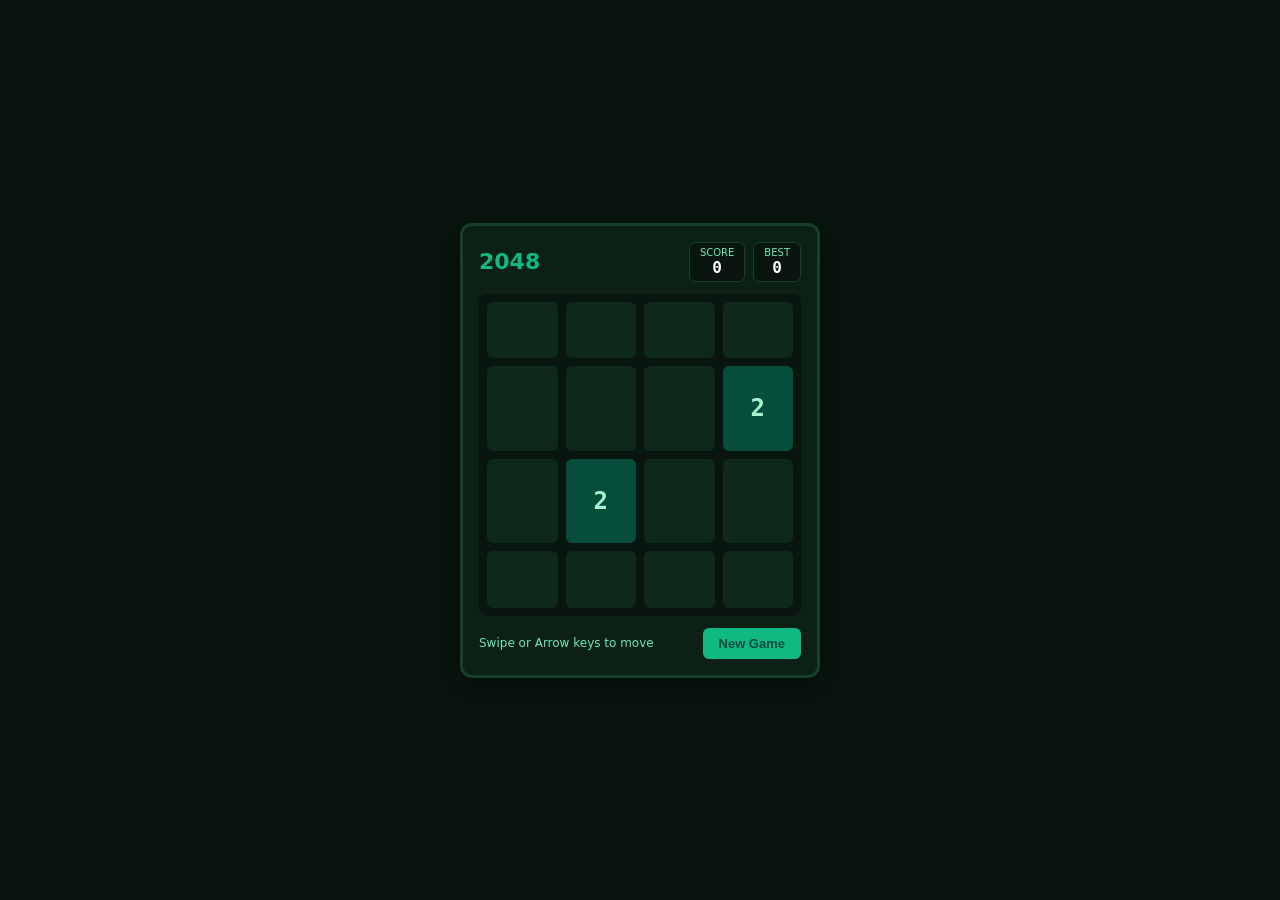
<file: public/games/2048.html>
<!DOCTYPE html>
<html lang="en">
<head>
  <meta charset="UTF-8">
  <meta name="viewport" content="width=device-width, initial-scale=1.0, user-scalable=no">
  <title>2048 Neon - Owen Watermelon V3</title>
  <style>
    * { box-sizing: border-box; margin: 0; padding: 0; user-select: none; }
    body {
      background: #08160f;
      color: #f1f5f9;
      font-family: 'Segoe UI', system-ui, sans-serif;
      display: flex;
      flex-direction: column;
      align-items: center;
      justify-content: center;
      height: 100vh;
      overflow: hidden;
    }
    #game-container {
      width: 360px;
      max-width: 95vw;
      background: #0c2016;
      border: 3px solid #16402a;
      border-radius: 12px;
      padding: 16px;
      box-shadow: 0 10px 30px rgba(0,0,0,0.5);
    }
    #header {
      display: flex;
      justify-content: space-between;
      align-items: center;
      margin-bottom: 12px;
    }
    .scores {
      display: flex;
      gap: 8px;
    }
    .score-box {
      background: #08160f;
      border: 1px solid #16402a;
      border-radius: 6px;
      padding: 4px 10px;
      text-align: center;
    }
    .score-title {
      font-size: 10px;
      color: #6ee7b7;
      text-transform: uppercase;
    }
    .score-val {
      font-size: 16px;
      font-weight: 700;
      font-family: monospace;
      color: #fff;
    }
    #grid {
      display: grid;
      grid-template-columns: repeat(4, 1fr);
      grid-gap: 8px;
      background: #08160f;
      padding: 8px;
      border-radius: 8px;
      aspect-ratio: 1 / 1;
      position: relative;
    }
    .tile {
      background: #0e291b;
      border-radius: 6px;
      display: flex;
      align-items: center;
      justify-content: center;
      font-size: 24px;
      font-weight: 800;
      font-family: monospace;
      transition: all 0.12s ease-in-out;
    }
    .tile[data-val="2"] { background: #064e3b; color: #a7f3d0; }
    .tile[data-val="4"] { background: #047857; color: #ecfdf5; }
    .tile[data-val="8"] { background: #059669; color: #ffffff; }
    .tile[data-val="16"] { background: #10b981; color: #022c22; }
    .tile[data-val="32"] { background: #34d399; color: #022c22; }
    .tile[data-val="64"] { background: #f59e0b; color: #fff; }
    .tile[data-val="128"] { background: #ea580c; color: #fff; font-size: 20px; }
    .tile[data-val="256"] { background: #e11d48; color: #fff; font-size: 20px; }
    .tile[data-val="512"] { background: #ec4899; color: #fff; font-size: 20px; }
    .tile[data-val="1024"] { background: #8b5cf6; color: #fff; font-size: 18px; }
    .tile[data-val="2048"] { background: #ff2d55; color: #fff; font-size: 18px; box-shadow: 0 0 16px #ff2d55; }

    #controls {
      display: flex;
      justify-content: space-between;
      margin-top: 12px;
    }
    .btn {
      background: #10b981;
      color: #064e3b;
      font-weight: 700;
      border: none;
      padding: 8px 16px;
      border-radius: 6px;
      cursor: pointer;
      font-size: 13px;
    }
    .btn:hover { background: #34d399; }
    #overlay {
      position: absolute;
      inset: 8px;
      background: rgba(8, 22, 15, 0.92);
      display: none;
      flex-direction: column;
      align-items: center;
      justify-content: center;
      border-radius: 6px;
      z-index: 10;
    }
  </style>
</head>
<body>
  <div id="game-container">
    <div id="header">
      <h2 style="font-size: 22px; color: #10b981; font-weight: 800;">2048</h2>
      <div class="scores">
        <div class="score-box">
          <div class="score-title">Score</div>
          <div id="score" class="score-val">0</div>
        </div>
        <div class="score-box">
          <div class="score-title">Best</div>
          <div id="best" class="score-val">0</div>
        </div>
      </div>
    </div>
    <div id="grid">
      <div id="overlay">
        <h2 id="overlay-title" style="font-size: 26px; color: #ff3b5c; margin-bottom: 8px;">Game Over!</h2>
        <button class="btn" onclick="init()">Try Again</button>
      </div>
    </div>
    <div id="controls">
      <span style="font-size: 12px; color: #6ee7b7; align-self: center;">Swipe or Arrow keys to move</span>
      <button class="btn" onclick="init()">New Game</button>
    </div>
  </div>

  <script>
    let board = [];
    let score = 0;
    let best = parseInt(localStorage.getItem('owen_2048_best') || '0');
    document.getElementById('best').textContent = best;
    const gridEl = document.getElementById('grid');
    const overlay = document.getElementById('overlay');

    function init() {
      board = [
        [0,0,0,0],
        [0,0,0,0],
        [0,0,0,0],
        [0,0,0,0]
      ];
      score = 0;
      document.getElementById('score').textContent = '0';
      overlay.style.display = 'none';
      spawnTile();
      spawnTile();
      render();
    }

    function spawnTile() {
      const empty = [];
      for (let r = 0; r < 4; r++) {
        for (let c = 0; c < 4; c++) {
          if (board[r][c] === 0) empty.push({ r, c });
        }
      }
      if (empty.length > 0) {
        const rand = empty[Math.floor(Math.random() * empty.length)];
        board[rand.r][rand.c] = Math.random() > 0.1 ? 2 : 4;
      }
    }

    function render() {
      const overlayEl = document.getElementById('overlay');
      gridEl.innerHTML = '';
      gridEl.appendChild(overlayEl);

      for (let r = 0; r < 4; r++) {
        for (let c = 0; c < 4; c++) {
          const val = board[r][c];
          const tile = document.createElement('div');
          tile.className = 'tile';
          if (val > 0) {
            tile.setAttribute('data-val', val);
            tile.textContent = val;
          }
          gridEl.appendChild(tile);
        }
      }
      document.getElementById('score').textContent = score;
      if (score > best) {
        best = score;
        document.getElementById('best').textContent = best;
        localStorage.setItem('owen_2048_best', best);
      }
    }

    function slide(row) {
      let arr = row.filter(val => val);
      for (let i = 0; i < arr.length - 1; i++) {
        if (arr[i] === arr[i + 1]) {
          arr[i] *= 2;
          score += arr[i];
          arr.splice(i + 1, 1);
        }
      }
      while (arr.length < 4) arr.push(0);
      return arr;
    }

    function move(direction) {
      let rotated = false;
      let changed = false;
      const prev = JSON.stringify(board);

      if (direction === 'LEFT') {
        for (let r = 0; r < 4; r++) board[r] = slide(board[r]);
      } else if (direction === 'RIGHT') {
        for (let r = 0; r < 4; r++) board[r] = slide(board[r].reverse()).reverse();
      } else if (direction === 'UP') {
        for (let c = 0; c < 4; c++) {
          let col = [board[0][c], board[1][c], board[2][c], board[3][c]];
          col = slide(col);
          for (let r = 0; r < 4; r++) board[r][c] = col[r];
        }
      } else if (direction === 'DOWN') {
        for (let c = 0; c < 4; c++) {
          let col = [board[3][c], board[2][c], board[1][c], board[0][c]];
          col = slide(col);
          for (let r = 0; r < 4; r++) board[r][c] = col[3 - r];
        }
      }

      if (JSON.stringify(board) !== prev) {
        spawnTile();
        render();
        checkGameOver();
      }
    }

    function checkGameOver() {
      // Check for empty cells
      for (let r = 0; r < 4; r++) {
        for (let c = 0; c < 4; c++) {
          if (board[r][c] === 0) return;
          if (c < 3 && board[r][c] === board[r][c + 1]) return;
          if (r < 3 && board[r][c] === board[r + 1][c]) return;
        }
      }
      overlay.style.display = 'flex';
    }

    window.addEventListener('keydown', e => {
      if (['ArrowUp', 'w', 'W'].includes(e.key)) { e.preventDefault(); move('UP'); }
      if (['ArrowDown', 's', 'S'].includes(e.key)) { e.preventDefault(); move('DOWN'); }
      if (['ArrowLeft', 'a', 'A'].includes(e.key)) { e.preventDefault(); move('LEFT'); }
      if (['ArrowRight', 'd', 'D'].includes(e.key)) { e.preventDefault(); move('RIGHT'); }
    });

    let touchStartX = 0, touchStartY = 0;
    gridEl.addEventListener('touchstart', e => {
      touchStartX = e.touches[0].clientX;
      touchStartY = e.touches[0].clientY;
    });
    gridEl.addEventListener('touchend', e => {
      const dx = e.changedTouches[0].clientX - touchStartX;
      const dy = e.changedTouches[0].clientY - touchStartY;
      if (Math.abs(dx) > Math.abs(dy)) {
        if (dx > 30) move('RIGHT');
        else if (dx < -30) move('LEFT');
      } else {
        if (dy > 30) move('DOWN');
        else if (dy < -30) move('UP');
      }
    });

    init();
  </script>
</body>
</html>
</file>
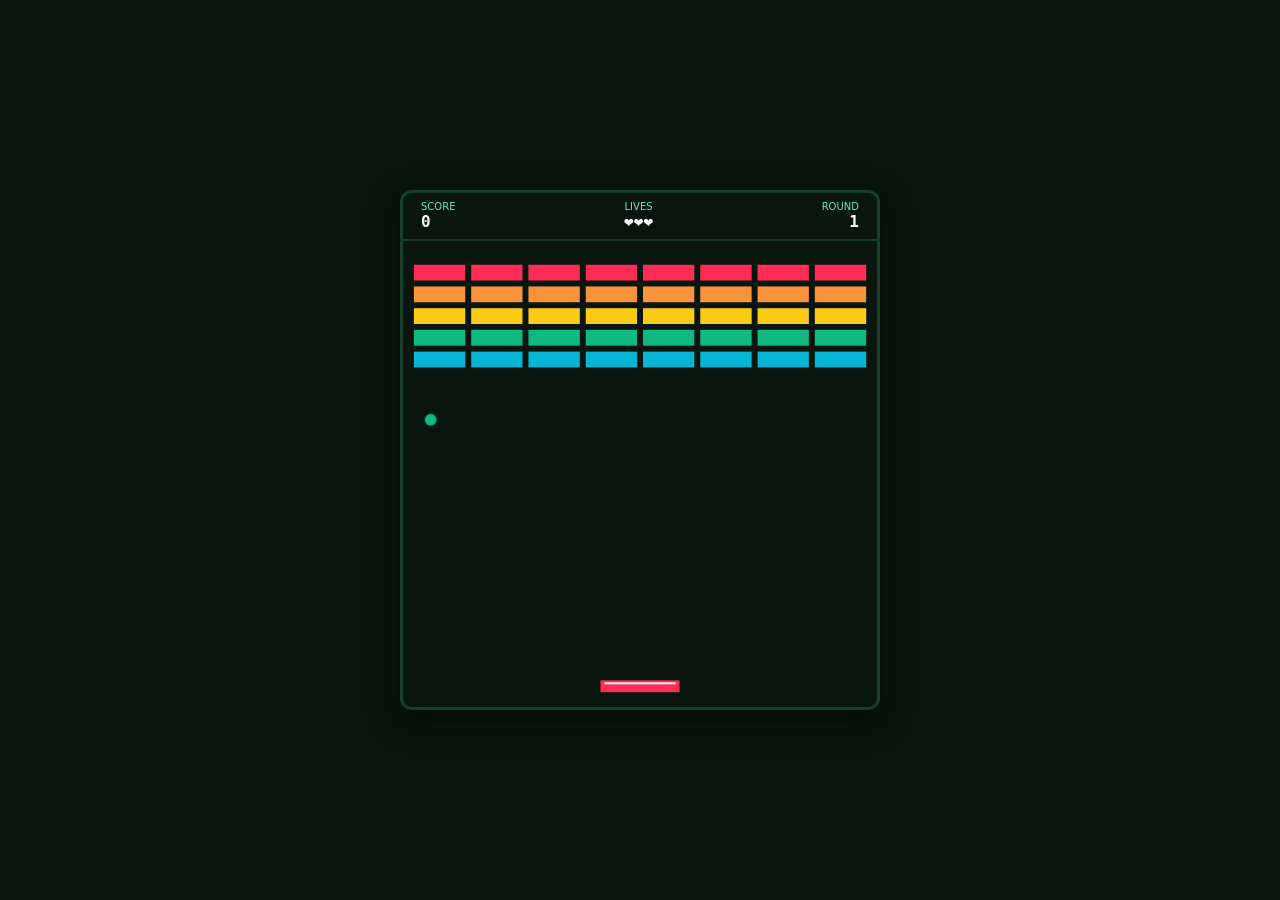
<file: public/games/breakout.html>
<!DOCTYPE html>
<html lang="en">
<head>
  <meta charset="UTF-8">
  <meta name="viewport" content="width=device-width, initial-scale=1.0">
  <title>Watermelon Breakout - Owen Watermelon V3</title>
  <style>
    * { box-sizing: border-box; margin: 0; padding: 0; user-select: none; }
    body {
      background: #08160f;
      color: #f1f5f9;
      font-family: 'Segoe UI', system-ui, sans-serif;
      display: flex;
      flex-direction: column;
      align-items: center;
      justify-content: center;
      height: 100vh;
      overflow: hidden;
    }
    #game-container {
      position: relative;
      width: 480px;
      height: 520px;
      max-width: 95vw;
      background: #0c2016;
      border: 3px solid #16402a;
      border-radius: 12px;
      display: flex;
      flex-direction: column;
      box-shadow: 0 10px 30px rgba(0,0,0,0.5);
      overflow: hidden;
    }
    #header {
      height: 48px;
      background: rgba(8, 22, 15, 0.95);
      border-bottom: 2px solid #16402a;
      display: flex;
      justify-content: space-between;
      align-items: center;
      padding: 0 18px;
    }
    .metric { display: flex; flex-direction: column; }
    .label { font-size: 10px; text-transform: uppercase; color: #6ee7b7; }
    .val { font-size: 16px; font-weight: 700; color: #fff; font-family: monospace; }
    canvas {
      flex: 1;
      width: 100%;
      background: #08160f;
      cursor: none;
    }
    #overlay {
      position: absolute;
      inset: 0;
      background: rgba(8, 22, 15, 0.9);
      display: none;
      flex-direction: column;
      align-items: center;
      justify-content: center;
      z-index: 10;
    }
    #overlay h2 { font-size: 28px; color: #ff3b5c; margin-bottom: 8px; }
    #overlay p { font-size: 15px; color: #a7f3d0; margin-bottom: 18px; }
    .btn {
      background: #10b981;
      color: #064e3b;
      font-weight: 700;
      border: none;
      padding: 10px 22px;
      border-radius: 6px;
      font-size: 14px;
      cursor: pointer;
    }
    .btn:hover { background: #34d399; }
  </style>
</head>
<body>
  <div id="game-container">
    <div id="header">
      <div class="metric">
        <span class="label">Score</span>
        <span id="score-val" class="val">0</span>
      </div>
      <div class="metric" style="align-items: center;">
        <span class="label">Lives</span>
        <span id="lives-val" class="val">❤️❤️❤️</span>
      </div>
      <div class="metric" style="align-items: flex-end;">
        <span class="label">Round</span>
        <span id="round-val" class="val">1</span>
      </div>
    </div>
    <canvas id="canvas" width="480" height="472"></canvas>
    <div id="overlay">
      <h2 id="overlay-title">Game Over</h2>
      <p id="overlay-msg">Score: 0</p>
      <button class="btn" id="restart-btn">Play Again</button>
    </div>
  </div>

  <script>
    const canvas = document.getElementById('canvas');
    const ctx = canvas.getContext('2d');
    const scoreEl = document.getElementById('score-val');
    const livesEl = document.getElementById('lives-val');
    const roundEl = document.getElementById('round-val');
    const overlay = document.getElementById('overlay');
    const overlayTitle = document.getElementById('overlay-title');
    const overlayMsg = document.getElementById('overlay-msg');
    const restartBtn = document.getElementById('restart-btn');

    let score = 0;
    let lives = 3;
    let round = 1;
    let gameOver = false;

    const paddle = {
      width: 80,
      height: 12,
      x: 200,
      y: 445,
      speed: 7
    };

    let ball = {
      x: 240,
      y: 430,
      dx: 4,
      dy: -4,
      r: 6
    };

    const brickRows = 5;
    const brickCols = 8;
    const brickWidth = 52;
    const brickHeight = 16;
    const brickPadding = 6;
    const brickOffsetTop = 24;
    const brickOffsetLeft = (480 - (brickCols * (brickWidth + brickPadding) - brickPadding)) / 2;

    const BRICK_COLORS = ['#ff2d55', '#fb923c', '#facc15', '#10b981', '#06b6d4'];

    let bricks = [];

    function initBricks() {
      bricks = [];
      for (let c = 0; c < brickCols; c++) {
        bricks[c] = [];
        for (let r = 0; r < brickRows; r++) {
          bricks[c][r] = { x: 0, y: 0, status: 1, color: BRICK_COLORS[r] };
        }
      }
    }

    function init() {
      score = 0;
      lives = 3;
      round = 1;
      gameOver = false;
      overlay.style.display = 'none';
      scoreEl.textContent = '0';
      livesEl.textContent = '❤️❤️❤️';
      roundEl.textContent = '1';
      resetBall();
      initBricks();
      requestAnimationFrame(gameLoop);
    }

    function resetBall() {
      ball.x = paddle.x + paddle.width / 2;
      ball.y = paddle.y - 12;
      ball.dx = (Math.random() > 0.5 ? 1 : -1) * (3.5 + round * 0.5);
      ball.dy = -(3.5 + round * 0.5);
    }

    canvas.addEventListener('mousemove', e => {
      const rect = canvas.getBoundingClientRect();
      const clientX = e.clientX - rect.left;
      paddle.x = Math.max(0, Math.min(canvas.width - paddle.width, clientX - paddle.width / 2));
    });

    canvas.addEventListener('touchmove', e => {
      const rect = canvas.getBoundingClientRect();
      const clientX = e.touches[0].clientX - rect.left;
      paddle.x = Math.max(0, Math.min(canvas.width - paddle.width, clientX - paddle.width / 2));
    });

    restartBtn.addEventListener('click', init);

    function collisionDetection() {
      let activeBricks = 0;
      for (let c = 0; c < brickCols; c++) {
        for (let r = 0; r < brickRows; r++) {
          const b = bricks[c][r];
          if (b.status === 1) {
            activeBricks++;
            if (
              ball.x > b.x &&
              ball.x < b.x + brickWidth &&
              ball.y > b.y &&
              ball.y < b.y + brickHeight
            ) {
              ball.dy = -ball.dy;
              b.status = 0;
              score += 10 * (brickRows - r);
              scoreEl.textContent = score;
            }
          }
        }
      }

      if (activeBricks === 0) {
        round++;
        roundEl.textContent = round;
        initBricks();
        resetBall();
      }
    }

    function gameLoop() {
      if (gameOver) return;
      ctx.clearRect(0, 0, canvas.width, canvas.height);

      // Draw bricks
      for (let c = 0; c < brickCols; c++) {
        for (let r = 0; r < brickRows; r++) {
          if (bricks[c][r].status === 1) {
            const brickX = c * (brickWidth + brickPadding) + brickOffsetLeft;
            const brickY = r * (brickHeight + brickPadding) + brickOffsetTop;
            bricks[c][r].x = brickX;
            bricks[c][r].y = brickY;
            ctx.fillStyle = bricks[c][r].color;
            ctx.fillRect(brickX, brickY, brickWidth, brickHeight);
          }
        }
      }

      // Draw ball
      ctx.beginPath();
      ctx.arc(ball.x, ball.y, ball.r, 0, Math.PI * 2);
      ctx.fillStyle = '#10b981';
      ctx.fill();
      ctx.closePath();

      // Draw paddle
      ctx.fillStyle = '#ff2d55';
      ctx.fillRect(paddle.x, paddle.y, paddle.width, paddle.height);
      ctx.fillStyle = '#ffffff';
      ctx.fillRect(paddle.x + 4, paddle.y + 2, paddle.width - 8, 2);

      collisionDetection();

      // Ball wall bounce
      if (ball.x + ball.dx > canvas.width - ball.r || ball.x + ball.dx < ball.r) {
        ball.dx = -ball.dx;
      }
      if (ball.y + ball.dy < ball.r) {
        ball.dy = -ball.dy;
      } else if (ball.y + ball.dy > paddle.y - ball.r) {
        if (ball.x > paddle.x && ball.x < paddle.x + paddle.width) {
          // Angle bounce based on hit position
          const hitPoint = (ball.x - (paddle.x + paddle.width / 2)) / (paddle.width / 2);
          ball.dx = hitPoint * 5;
          ball.dy = -Math.abs(ball.dy);
        } else if (ball.y + ball.dy > canvas.height - ball.r) {
          lives--;
          livesEl.textContent = '❤️'.repeat(lives);
          if (lives <= 0) {
            gameOver = true;
            overlayTitle.textContent = 'Game Over';
            overlayMsg.textContent = `Score: ${score}`;
            overlay.style.display = 'flex';
            return;
          } else {
            resetBall();
          }
        }
      }

      ball.x += ball.dx;
      ball.y += ball.dy;

      requestAnimationFrame(gameLoop);
    }

    init();
  </script>
</body>
</html>
</file>
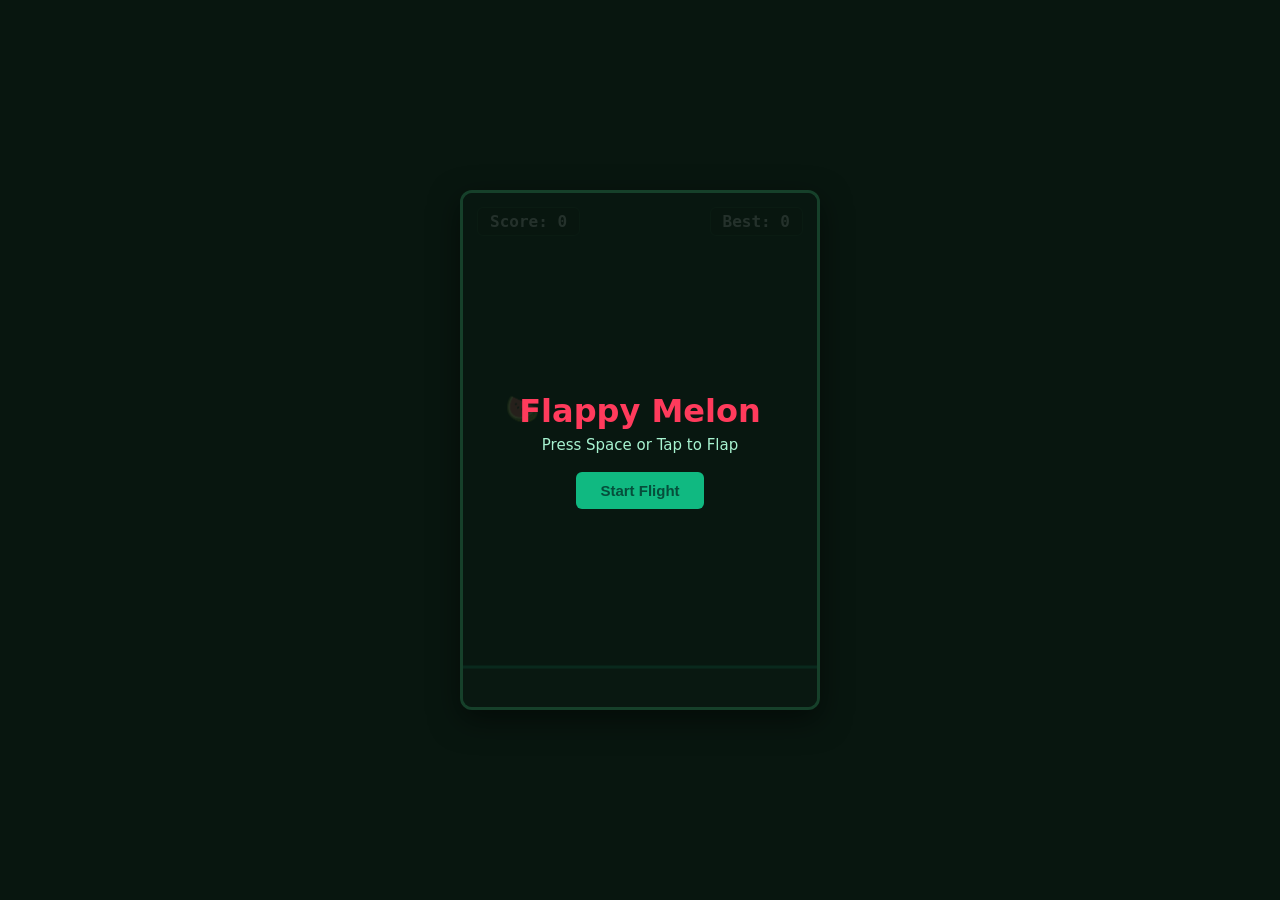
<file: public/games/flappy.html>
<!DOCTYPE html>
<html lang="en">
<head>
  <meta charset="UTF-8">
  <meta name="viewport" content="width=device-width, initial-scale=1.0, user-scalable=no">
  <title>Flappy Melon - Owen Watermelon V3</title>
  <style>
    * { box-sizing: border-box; margin: 0; padding: 0; user-select: none; }
    body {
      background: #08160f;
      color: #f1f5f9;
      font-family: 'Segoe UI', system-ui, sans-serif;
      display: flex;
      flex-direction: column;
      align-items: center;
      justify-content: center;
      height: 100vh;
      overflow: hidden;
    }
    #game-container {
      position: relative;
      width: 360px;
      height: 520px;
      max-width: 95vw;
      background: #092015;
      border: 3px solid #16402a;
      border-radius: 12px;
      box-shadow: 0 10px 30px rgba(0,0,0,0.5);
      overflow: hidden;
    }
    canvas {
      width: 100%;
      height: 100%;
      display: block;
      cursor: pointer;
    }
    #hud {
      position: absolute;
      top: 14px;
      left: 14px;
      right: 14px;
      display: flex;
      justify-content: space-between;
      pointer-events: none;
    }
    .hud-box {
      background: rgba(8, 22, 15, 0.8);
      border: 1px solid #16402a;
      padding: 4px 12px;
      border-radius: 6px;
      font-family: monospace;
      font-size: 16px;
      font-weight: 700;
    }
    #overlay {
      position: absolute;
      inset: 0;
      background: rgba(8, 22, 15, 0.88);
      display: flex;
      flex-direction: column;
      align-items: center;
      justify-content: center;
      z-index: 10;
    }
    #overlay h2 { font-size: 32px; color: #ff3b5c; margin-bottom: 6px; }
    #overlay p { font-size: 15px; color: #a7f3d0; margin-bottom: 18px; }
    .btn {
      background: #10b981;
      color: #064e3b;
      font-weight: 700;
      border: none;
      padding: 10px 24px;
      border-radius: 6px;
      font-size: 15px;
      cursor: pointer;
    }
    .btn:hover { background: #34d399; }
  </style>
</head>
<body>
  <div id="game-container">
    <div id="hud">
      <div class="hud-box">Score: <span id="score-val">0</span></div>
      <div class="hud-box">Best: <span id="best-val">0</span></div>
    </div>
    <canvas id="canvas" width="360" height="520"></canvas>
    <div id="overlay">
      <h2 id="title">Flappy Melon</h2>
      <p id="desc">Press Space or Tap to Flap</p>
      <button class="btn" id="start-btn">Start Flight</button>
    </div>
  </div>

  <script>
    const canvas = document.getElementById('canvas');
    const ctx = canvas.getContext('2d');
    const overlay = document.getElementById('overlay');
    const titleEl = document.getElementById('title');
    const descEl = document.getElementById('desc');
    const startBtn = document.getElementById('start-btn');
    const scoreVal = document.getElementById('score-val');
    const bestVal = document.getElementById('best-val');

    let best = parseInt(localStorage.getItem('owen_flappy_best') || '0');
    bestVal.textContent = best;

    let bird = { x: 60, y: 220, vy: 0, gravity: 0.38, jump: -6.5, r: 16 };
    let pipes = [];
    let score = 0;
    let state = 'MENU'; // 'MENU' | 'PLAYING' | 'GAMEOVER'
    let frame = 0;

    function flap() {
      if (state === 'PLAYING') {
        bird.vy = bird.jump;
      } else if (state === 'MENU' || state === 'GAMEOVER') {
        startGame();
      }
    }

    function startGame() {
      state = 'PLAYING';
      overlay.style.display = 'none';
      bird.y = 220;
      bird.vy = 0;
      pipes = [];
      score = 0;
      frame = 0;
      scoreVal.textContent = '0';
    }

    function gameOver() {
      state = 'GAMEOVER';
      titleEl.textContent = 'Splashed!';
      descEl.textContent = `Score: ${score}`;
      startBtn.textContent = 'Fly Again';
      overlay.style.display = 'flex';
      if (score > best) {
        best = score;
        bestVal.textContent = best;
        localStorage.setItem('owen_flappy_best', best);
      }
    }

    window.addEventListener('keydown', e => {
      if (e.code === 'Space' || e.key === 'ArrowUp' || e.key === 'w') {
        e.preventDefault();
        flap();
      }
    });

    canvas.addEventListener('pointerdown', e => {
      e.preventDefault();
      flap();
    });

    startBtn.addEventListener('click', startGame);

    function loop() {
      ctx.clearRect(0, 0, canvas.width, canvas.height);

      // Background stars / clouds
      ctx.fillStyle = '#0f2d1e';
      ctx.fillRect(0, canvas.height - 40, canvas.width, 40);
      ctx.fillStyle = '#10b981';
      ctx.fillRect(0, canvas.height - 42, canvas.width, 3);

      if (state === 'PLAYING') {
        frame++;
        bird.vy += bird.gravity;
        bird.y += bird.vy;

        // Ground / Ceiling hit
        if (bird.y + bird.r > canvas.height - 40 || bird.y - bird.r < 0) {
          gameOver();
        }

        // Spawn pipes
        if (frame % 90 === 0) {
          const gap = 125;
          const topHeight = Math.floor(Math.random() * (canvas.height - 40 - gap - 60)) + 30;
          pipes.push({
            x: canvas.width,
            top: topHeight,
            bottom: canvas.height - 40 - topHeight - gap,
            passed: false
          });
        }

        // Update pipes
        for (let i = pipes.length - 1; i >= 0; i--) {
          const p = pipes[i];
          p.x -= 2.2;

          // Check pass
          if (!p.passed && p.x + 48 < bird.x) {
            p.passed = true;
            score++;
            scoreVal.textContent = score;
          }

          // Collision
          if (
            bird.x + bird.r > p.x &&
            bird.x - bird.r < p.x + 48 &&
            (bird.y - bird.r < p.top || bird.y + bird.r > canvas.height - 40 - p.bottom)
          ) {
            gameOver();
          }

          if (p.x < -60) pipes.splice(i, 1);
        }
      }

      // Draw pipes
      pipes.forEach(p => {
        // Top pipe
        ctx.fillStyle = '#16402a';
        ctx.fillRect(p.x, 0, 48, p.top);
        ctx.fillStyle = '#22c55e';
        ctx.fillRect(p.x - 2, p.top - 16, 52, 16);

        // Bottom pipe
        const botY = canvas.height - 40 - p.bottom;
        ctx.fillStyle = '#16402a';
        ctx.fillRect(p.x, botY, 48, p.bottom);
        ctx.fillStyle = '#22c55e';
        ctx.fillRect(p.x - 2, botY, 52, 16);
      });

      // Draw Bird (Juicy Watermelon Slice)
      ctx.save();
      ctx.translate(bird.x, bird.y);
      ctx.rotate(Math.min(Math.PI / 4, Math.max(-Math.PI / 4, bird.vy * 0.08)));
      ctx.font = '28px sans-serif';
      ctx.textAlign = 'center';
      ctx.textBaseline = 'middle';
      ctx.fillText('🍉', 0, 0);
      ctx.restore();

      requestAnimationFrame(loop);
    }

    loop();
  </script>
</body>
</html>
</file>
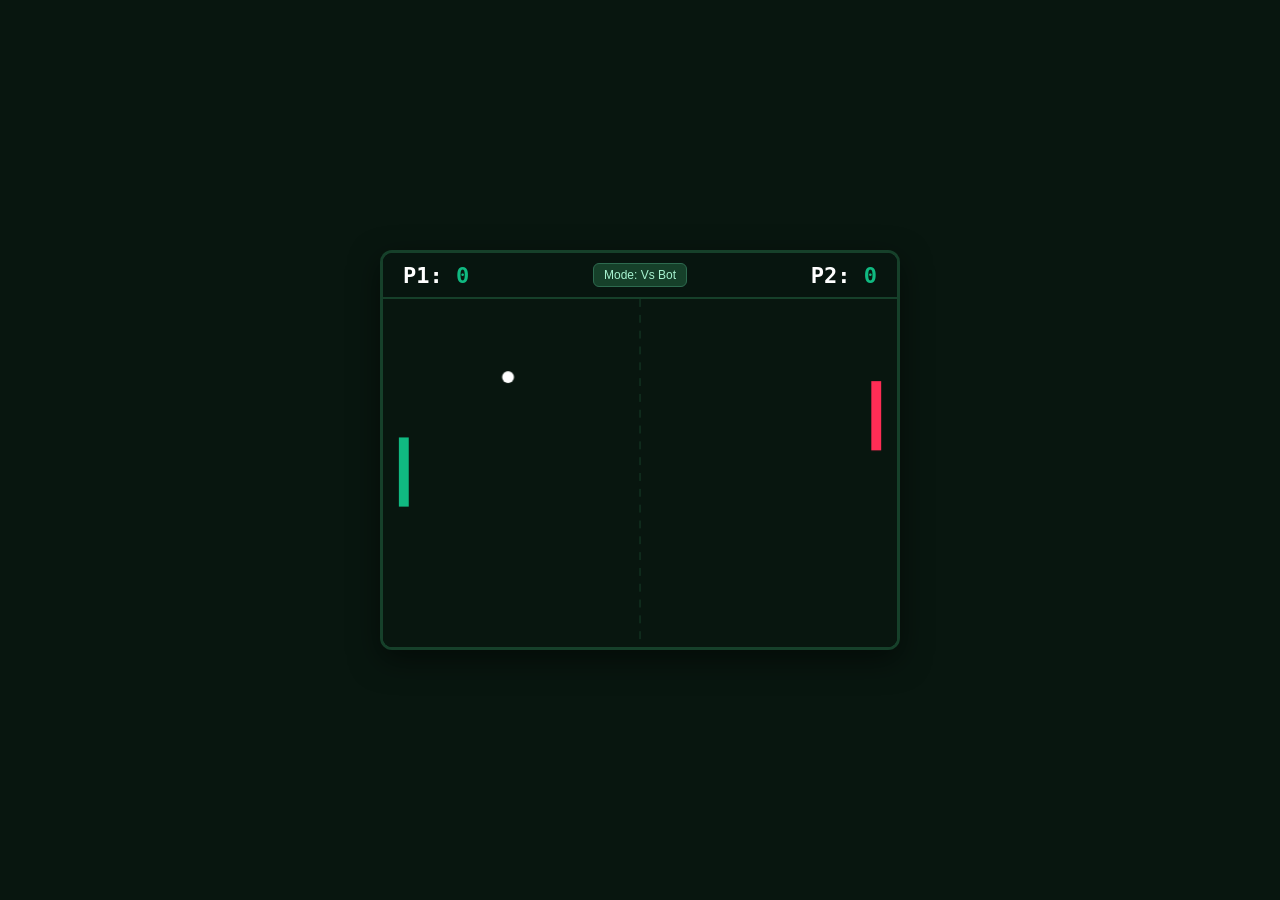
<file: public/games/pong.html>
<!DOCTYPE html>
<html lang="en">
<head>
  <meta charset="UTF-8">
  <meta name="viewport" content="width=device-width, initial-scale=1.0">
  <title>Cyber Pong - Owen Watermelon V3</title>
  <style>
    * { box-sizing: border-box; margin: 0; padding: 0; user-select: none; }
    body {
      background: #08160f;
      color: #f1f5f9;
      font-family: 'Segoe UI', system-ui, sans-serif;
      display: flex;
      flex-direction: column;
      align-items: center;
      justify-content: center;
      height: 100vh;
      overflow: hidden;
    }
    #game-container {
      position: relative;
      width: 520px;
      height: 400px;
      max-width: 95vw;
      background: #06110b;
      border: 3px solid #16402a;
      border-radius: 12px;
      display: flex;
      flex-direction: column;
      box-shadow: 0 10px 30px rgba(0,0,0,0.5);
      overflow: hidden;
    }
    #header {
      height: 48px;
      background: rgba(8, 22, 15, 0.95);
      border-bottom: 2px solid #16402a;
      display: flex;
      justify-content: space-between;
      align-items: center;
      padding: 0 20px;
    }
    .score-board {
      font-family: monospace;
      font-size: 22px;
      font-weight: 700;
      color: #fff;
    }
    .score-board span { color: #10b981; }
    .mode-toggle {
      background: #16402a;
      color: #a7f3d0;
      border: 1px solid #2d6a4f;
      border-radius: 6px;
      padding: 4px 10px;
      font-size: 12px;
      cursor: pointer;
    }
    canvas {
      flex: 1;
      width: 100%;
      background: #08160f;
    }
    #overlay {
      position: absolute;
      inset: 0;
      background: rgba(8, 22, 15, 0.92);
      display: none;
      flex-direction: column;
      align-items: center;
      justify-content: center;
      z-index: 10;
    }
    #overlay h2 { font-size: 28px; color: #ff3b5c; margin-bottom: 6px; }
    #overlay p { font-size: 15px; color: #a7f3d0; margin-bottom: 18px; }
    .btn {
      background: #10b981;
      color: #064e3b;
      font-weight: 700;
      border: none;
      padding: 8px 20px;
      border-radius: 6px;
      font-size: 14px;
      cursor: pointer;
    }
    .btn:hover { background: #34d399; }
  </style>
</head>
<body>
  <div id="game-container">
    <div id="header">
      <div class="score-board">P1: <span id="p1-score">0</span></div>
      <button class="mode-toggle" id="mode-btn">Mode: Vs Bot</button>
      <div class="score-board">P2: <span id="p2-score">0</span></div>
    </div>
    <canvas id="canvas" width="520" height="352"></canvas>
    <div id="overlay">
      <h2 id="winner-title">Player 1 Wins!</h2>
      <p>First to 7 Points</p>
      <button class="btn" id="restart-btn">Play Again</button>
    </div>
  </div>

  <script>
    const canvas = document.getElementById('canvas');
    const ctx = canvas.getContext('2d');
    const p1ScoreEl = document.getElementById('p1-score');
    const p2ScoreEl = document.getElementById('p2-score');
    const modeBtn = document.getElementById('mode-btn');
    const overlay = document.getElementById('overlay');
    const winnerTitle = document.getElementById('winner-title');
    const restartBtn = document.getElementById('restart-btn');

    let mode = 'BOT'; // 'BOT' | '2P'
    let p1Score = 0;
    let p2Score = 0;
    const targetScore = 7;
    let gameOver = false;

    const p1 = { x: 16, y: 140, w: 10, h: 70, vy: 0, speed: 6 };
    const p2 = { x: 520 - 26, y: 140, w: 10, h: 70, vy: 0, speed: 6 };
    const ball = { x: 260, y: 176, r: 6, vx: 5, vy: 3 };

    const keys = {};

    function resetRound() {
      ball.x = canvas.width / 2;
      ball.y = canvas.height / 2;
      ball.vx = (Math.random() > 0.5 ? 1 : -1) * 5;
      ball.vy = (Math.random() - 0.5) * 6;
    }

    function resetGame() {
      p1Score = 0;
      p2Score = 0;
      p1ScoreEl.textContent = '0';
      p2ScoreEl.textContent = '0';
      gameOver = false;
      overlay.style.display = 'none';
      resetRound();
    }

    modeBtn.addEventListener('click', () => {
      mode = mode === 'BOT' ? '2P' : 'BOT';
      modeBtn.textContent = mode === 'BOT' ? 'Mode: Vs Bot' : 'Mode: 2 Player (W/S vs ↑/↓)';
      resetGame();
    });

    restartBtn.addEventListener('click', resetGame);

    window.addEventListener('keydown', e => { keys[e.key] = true; });
    window.addEventListener('keyup', e => { keys[e.key] = false; });

    canvas.addEventListener('mousemove', e => {
      const rect = canvas.getBoundingClientRect();
      const mouseY = e.clientY - rect.top;
      p1.y = Math.max(0, Math.min(canvas.height - p1.h, mouseY - p1.h / 2));
    });

    function loop() {
      if (!gameOver) {
        // Player 1 controls (W / S)
        if (keys['w'] || keys['W']) p1.y = Math.max(0, p1.y - p1.speed);
        if (keys['s'] || keys['S']) p1.y = Math.min(canvas.height - p1.h, p1.y + p1.speed);

        // Player 2 / Bot
        if (mode === '2P') {
          if (keys['ArrowUp']) p2.y = Math.max(0, p2.y - p2.speed);
          if (keys['ArrowDown']) p2.y = Math.min(canvas.height - p2.h, p2.y + p2.speed);
        } else {
          // Smart bot with reaction delay
          const targetY = ball.y - p2.h / 2;
          p2.y += (targetY - p2.y) * 0.085;
          p2.y = Math.max(0, Math.min(canvas.height - p2.h, p2.y));
        }

        // Ball movement
        ball.x += ball.vx;
        ball.y += ball.vy;

        // Top/Bottom bounce
        if (ball.y - ball.r < 0) {
          ball.y = ball.r;
          ball.vy = -ball.vy;
        } else if (ball.y + ball.r > canvas.height) {
          ball.y = canvas.height - ball.r;
          ball.vy = -ball.vy;
        }

        // Left paddle hit
        if (
          ball.x - ball.r < p1.x + p1.w &&
          ball.y > p1.y &&
          ball.y < p1.y + p1.h
        ) {
          ball.x = p1.x + p1.w + ball.r;
          const hit = (ball.y - (p1.y + p1.h / 2)) / (p1.h / 2);
          ball.vx = Math.abs(ball.vx) * 1.05;
          ball.vy = hit * 6;
        }

        // Right paddle hit
        if (
          ball.x + ball.r > p2.x &&
          ball.y > p2.y &&
          ball.y < p2.y + p2.h
        ) {
          ball.x = p2.x - ball.r;
          const hit = (ball.y - (p2.y + p2.h / 2)) / (p2.h / 2);
          ball.vx = -Math.abs(ball.vx) * 1.05;
          ball.vy = hit * 6;
        }

        // Score points
        if (ball.x < 0) {
          p2Score++;
          p2ScoreEl.textContent = p2Score;
          if (p2Score >= targetScore) {
            gameOver = true;
            winnerTitle.textContent = mode === 'BOT' ? 'Bot Wins!' : 'Player 2 Wins!';
            overlay.style.display = 'flex';
          } else {
            resetRound();
          }
        } else if (ball.x > canvas.width) {
          p1Score++;
          p1ScoreEl.textContent = p1Score;
          if (p1Score >= targetScore) {
            gameOver = true;
            winnerTitle.textContent = 'Player 1 Wins!';
            overlay.style.display = 'flex';
          } else {
            resetRound();
          }
        }
      }

      // Draw
      ctx.fillStyle = '#08160f';
      ctx.fillRect(0, 0, canvas.width, canvas.height);

      // Center divider
      ctx.strokeStyle = '#16402a';
      ctx.setLineDash([8, 8]);
      ctx.beginPath();
      ctx.moveTo(canvas.width / 2, 0);
      ctx.lineTo(canvas.width / 2, canvas.height);
      ctx.stroke();
      ctx.setLineDash([]);

      // Paddles
      ctx.fillStyle = '#10b981';
      ctx.fillRect(p1.x, p1.y, p1.w, p1.h);
      ctx.fillStyle = '#ff2d55';
      ctx.fillRect(p2.x, p2.y, p2.w, p2.h);

      // Ball
      ctx.fillStyle = '#fff';
      ctx.beginPath();
      ctx.arc(ball.x, ball.y, ball.r, 0, Math.PI * 2);
      ctx.fill();

      requestAnimationFrame(loop);
    }

    resetGame();
    requestAnimationFrame(loop);
  </script>
</body>
</html>
</file>
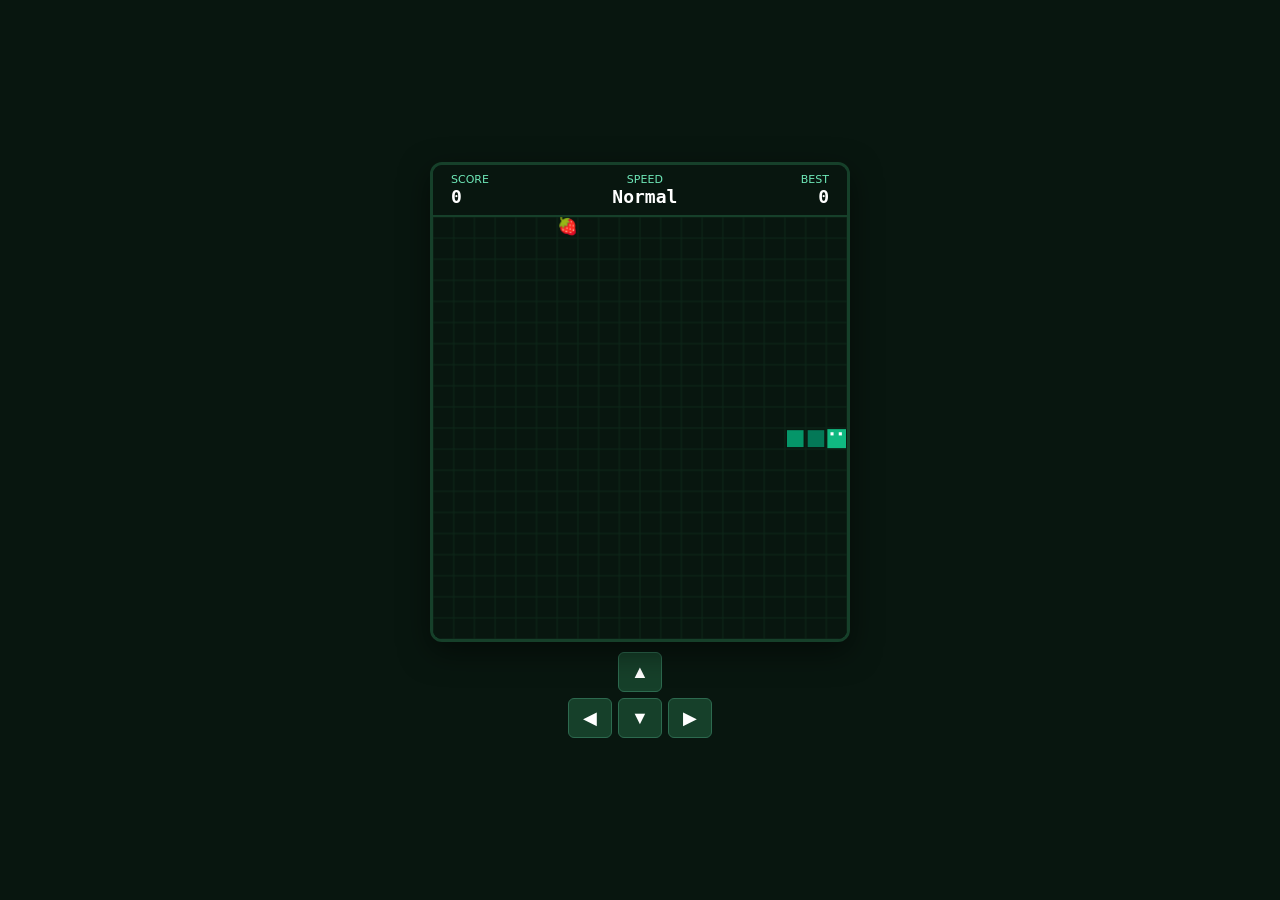
<file: public/games/snake.html>
<!DOCTYPE html>
<html lang="en">
<head>
  <meta charset="UTF-8">
  <meta name="viewport" content="width=device-width, initial-scale=1.0">
  <title>Cyber Snake - Owen Watermelon V3</title>
  <style>
    * { box-sizing: border-box; margin: 0; padding: 0; user-select: none; }
    body {
      background: #08160f;
      color: #f1f5f9;
      font-family: 'Segoe UI', system-ui, sans-serif;
      display: flex;
      flex-direction: column;
      align-items: center;
      justify-content: center;
      height: 100vh;
      overflow: hidden;
    }
    #game-container {
      position: relative;
      width: 420px;
      height: 480px;
      max-width: 95vw;
      background: #0c2016;
      border: 3px solid #16402a;
      border-radius: 12px;
      display: flex;
      flex-direction: column;
      box-shadow: 0 10px 30px rgba(0,0,0,0.5);
      overflow: hidden;
    }
    #header {
      height: 52px;
      background: rgba(8, 22, 15, 0.95);
      border-bottom: 2px solid #16402a;
      display: flex;
      justify-content: space-between;
      align-items: center;
      padding: 0 18px;
    }
    .metric { display: flex; flex-direction: column; }
    .label { font-size: 11px; text-transform: uppercase; color: #6ee7b7; }
    .val { font-size: 18px; font-weight: 700; color: #fff; font-family: monospace; }
    canvas {
      flex: 1;
      width: 100%;
      background: #08160f;
      display: block;
    }
    #overlay {
      position: absolute;
      inset: 0;
      background: rgba(8, 22, 15, 0.9);
      display: none;
      flex-direction: column;
      align-items: center;
      justify-content: center;
      z-index: 10;
    }
    #overlay h2 { font-size: 32px; color: #ff3b5c; margin-bottom: 8px; }
    #overlay p { font-size: 16px; color: #a7f3d0; margin-bottom: 20px; }
    .btn {
      background: #10b981;
      color: #064e3b;
      font-weight: 700;
      border: none;
      padding: 10px 24px;
      border-radius: 6px;
      font-size: 15px;
      cursor: pointer;
    }
    .btn:hover { background: #34d399; }
    #mobile-controls {
      display: grid;
      grid-template-columns: repeat(3, 44px);
      grid-gap: 6px;
      margin-top: 10px;
    }
    .ctrl-btn {
      background: #16402a;
      color: #fff;
      border: 1px solid #2d6a4f;
      border-radius: 6px;
      font-size: 18px;
      height: 40px;
      display: flex;
      align-items: center;
      justify-content: center;
      cursor: pointer;
    }
  </style>
</head>
<body>
  <div id="game-container">
    <div id="header">
      <div class="metric">
        <span class="label">Score</span>
        <span id="score-val" class="val">0</span>
      </div>
      <div class="metric" style="align-items: center;">
        <span class="label">Speed</span>
        <span id="speed-val" class="val">Normal</span>
      </div>
      <div class="metric" style="align-items: flex-end;">
        <span class="label">Best</span>
        <span id="best-val" class="val">0</span>
      </div>
    </div>
    <canvas id="canvas" width="400" height="400"></canvas>
    <div id="overlay">
      <h2 id="overlay-title">Game Over</h2>
      <p id="overlay-msg">Score: 0</p>
      <button class="btn" id="restart-btn">Play Again (Space)</button>
    </div>
  </div>

  <div id="mobile-controls">
    <div></div>
    <button class="ctrl-btn" onclick="handleDir('UP')">▲</button>
    <div></div>
    <button class="ctrl-btn" onclick="handleDir('LEFT')">◀</button>
    <button class="ctrl-btn" onclick="handleDir('DOWN')">▼</button>
    <button class="ctrl-btn" onclick="handleDir('RIGHT')">▶</button>
  </div>

  <script>
    const canvas = document.getElementById('canvas');
    const ctx = canvas.getContext('2d');
    const scoreEl = document.getElementById('score-val');
    const bestEl = document.getElementById('best-val');
    const overlay = document.getElementById('overlay');
    const overlayMsg = document.getElementById('overlay-msg');
    const restartBtn = document.getElementById('restart-btn');

    const GRID_SIZE = 20;
    const TILE_COUNT = 20;

    let score = 0;
    let best = parseInt(localStorage.getItem('owen_snake_best') || '0');
    bestEl.textContent = best;

    let snake = [];
    let food = { x: 15, y: 15, type: 'melon' };
    let dx = 1;
    let dy = 0;
    let nextDx = 1;
    let nextDy = 0;
    let gameLoop = null;
    let isGameOver = false;

    function resetGame() {
      snake = [
        { x: 10, y: 10 },
        { x: 9, y: 10 },
        { x: 8, y: 10 }
      ];
      dx = 1;
      dy = 0;
      nextDx = 1;
      nextDy = 0;
      score = 0;
      scoreEl.textContent = '0';
      isGameOver = false;
      overlay.style.display = 'none';
      spawnFood();
      if (gameLoop) clearInterval(gameLoop);
      gameLoop = setInterval(update, 100);
    }

    function spawnFood() {
      while (true) {
        const rx = Math.floor(Math.random() * TILE_COUNT);
        const ry = Math.floor(Math.random() * TILE_COUNT);
        const onSnake = snake.some(seg => seg.x === rx && seg.y === ry);
        if (!onSnake) {
          food = { x: rx, y: ry, isSpecial: Math.random() > 0.8 };
          break;
        }
      }
    }

    function handleDir(dir) {
      if (dir === 'UP' && dy === 0) { nextDx = 0; nextDy = -1; }
      if (dir === 'DOWN' && dy === 0) { nextDx = 0; nextDy = 1; }
      if (dir === 'LEFT' && dx === 0) { nextDx = -1; nextDy = 0; }
      if (dir === 'RIGHT' && dx === 0) { nextDx = 1; nextDy = 0; }
    }

    window.addEventListener('keydown', e => {
      if (e.key === 'ArrowUp' || e.key === 'w' || e.key === 'W') { e.preventDefault(); handleDir('UP'); }
      else if (e.key === 'ArrowDown' || e.key === 's' || e.key === 'S') { e.preventDefault(); handleDir('DOWN'); }
      else if (e.key === 'ArrowLeft' || e.key === 'a' || e.key === 'A') { e.preventDefault(); handleDir('LEFT'); }
      else if (e.key === 'ArrowRight' || e.key === 'd' || e.key === 'D') { e.preventDefault(); handleDir('RIGHT'); }
      else if (e.code === 'Space' && isGameOver) { resetGame(); }
    });

    restartBtn.addEventListener('click', resetGame);

    function update() {
      dx = nextDx;
      dy = nextDy;

      const head = { x: snake[0].x + dx, y: snake[0].y + dy };

      // Wall collision check
      if (head.x < 0 || head.x >= TILE_COUNT || head.y < 0 || head.y >= TILE_COUNT) {
        return gameOver();
      }

      // Self collision
      for (let seg of snake) {
        if (seg.x === head.x && seg.y === head.y) {
          return gameOver();
        }
      }

      snake.unshift(head);

      // Eat food check
      if (head.x === food.x && head.y === food.y) {
        score += food.isSpecial ? 25 : 10;
        scoreEl.textContent = score;
        if (score > best) {
          best = score;
          bestEl.textContent = best;
          localStorage.setItem('owen_snake_best', best);
        }
        spawnFood();
      } else {
        snake.pop();
      }

      draw();
    }

    function gameOver() {
      isGameOver = true;
      clearInterval(gameLoop);
      overlayMsg.textContent = `Score: ${score}`;
      overlay.style.display = 'flex';
    }

    function draw() {
      // Clear
      ctx.fillStyle = '#08160f';
      ctx.fillRect(0, 0, canvas.width, canvas.height);

      // Subtle Grid
      ctx.strokeStyle = '#0e291b';
      ctx.lineWidth = 1;
      for (let i = 0; i <= TILE_COUNT; i++) {
        ctx.beginPath();
        ctx.moveTo(i * GRID_SIZE, 0);
        ctx.lineTo(i * GRID_SIZE, canvas.height);
        ctx.stroke();

        ctx.beginPath();
        ctx.moveTo(0, i * GRID_SIZE);
        ctx.lineTo(canvas.width, i * GRID_SIZE);
        ctx.stroke();
      }

      // Draw Food
      ctx.font = '16px sans-serif';
      ctx.textAlign = 'center';
      ctx.textBaseline = 'middle';
      ctx.fillText(food.isSpecial ? '🍉' : '🍓', food.x * GRID_SIZE + GRID_SIZE/2, food.y * GRID_SIZE + GRID_SIZE/2);

      // Draw Snake
      snake.forEach((seg, i) => {
        if (i === 0) {
          ctx.fillStyle = '#10b981';
          ctx.fillRect(seg.x * GRID_SIZE + 1, seg.y * GRID_SIZE + 1, GRID_SIZE - 2, GRID_SIZE - 2);
          ctx.fillStyle = '#fff';
          // eyes
          ctx.fillRect(seg.x * GRID_SIZE + 4, seg.y * GRID_SIZE + 4, 3, 3);
          ctx.fillRect(seg.x * GRID_SIZE + 12, seg.y * GRID_SIZE + 4, 3, 3);
        } else {
          ctx.fillStyle = i % 2 === 0 ? '#059669' : '#047857';
          ctx.fillRect(seg.x * GRID_SIZE + 2, seg.y * GRID_SIZE + 2, GRID_SIZE - 4, GRID_SIZE - 4);
        }
      });
    }

    resetGame();
  </script>
</body>
</html>
</file>
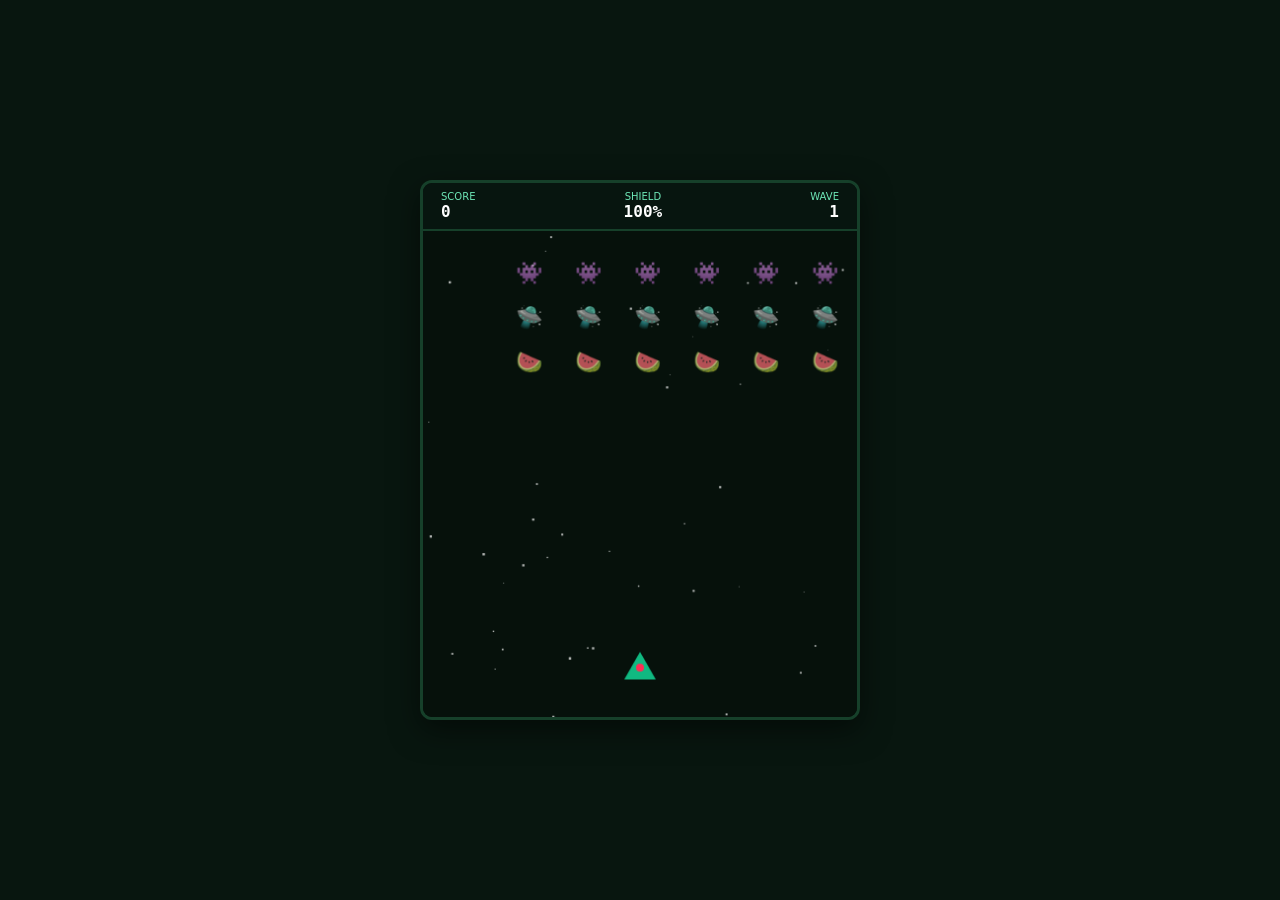
<file: public/games/space.html>
<!DOCTYPE html>
<html lang="en">
<head>
  <meta charset="UTF-8">
  <meta name="viewport" content="width=device-width, initial-scale=1.0">
  <title>Space Defender - Owen Watermelon V3</title>
  <style>
    * { box-sizing: border-box; margin: 0; padding: 0; user-select: none; }
    body {
      background: #08160f;
      color: #f1f5f9;
      font-family: 'Segoe UI', system-ui, sans-serif;
      display: flex;
      flex-direction: column;
      align-items: center;
      justify-content: center;
      height: 100vh;
      overflow: hidden;
    }
    #game-container {
      position: relative;
      width: 440px;
      height: 540px;
      max-width: 95vw;
      background: #06110b;
      border: 3px solid #16402a;
      border-radius: 12px;
      display: flex;
      flex-direction: column;
      box-shadow: 0 10px 30px rgba(0,0,0,0.5);
      overflow: hidden;
    }
    #header {
      height: 48px;
      background: rgba(8, 22, 15, 0.95);
      border-bottom: 2px solid #16402a;
      display: flex;
      justify-content: space-between;
      align-items: center;
      padding: 0 18px;
    }
    .metric { display: flex; flex-direction: column; }
    .label { font-size: 10px; text-transform: uppercase; color: #6ee7b7; }
    .val { font-size: 16px; font-weight: 700; color: #fff; font-family: monospace; }
    canvas {
      flex: 1;
      width: 100%;
      background: #06110b;
    }
    #overlay {
      position: absolute;
      inset: 0;
      background: rgba(6, 17, 11, 0.92);
      display: none;
      flex-direction: column;
      align-items: center;
      justify-content: center;
      z-index: 10;
    }
    #overlay h2 { font-size: 30px; color: #ff3b5c; margin-bottom: 6px; }
    #overlay p { font-size: 15px; color: #a7f3d0; margin-bottom: 18px; }
    .btn {
      background: #10b981;
      color: #064e3b;
      font-weight: 700;
      border: none;
      padding: 10px 24px;
      border-radius: 6px;
      font-size: 15px;
      cursor: pointer;
    }
    .btn:hover { background: #34d399; }
  </style>
</head>
<body>
  <div id="game-container">
    <div id="header">
      <div class="metric">
        <span class="label">Score</span>
        <span id="score-val" class="val">0</span>
      </div>
      <div class="metric" style="align-items: center;">
        <span class="label">Shield</span>
        <span id="shield-val" class="val">100%</span>
      </div>
      <div class="metric" style="align-items: flex-end;">
        <span class="label">Wave</span>
        <span id="wave-val" class="val">1</span>
      </div>
    </div>
    <canvas id="canvas" width="440" height="492"></canvas>
    <div id="overlay">
      <h2 id="overlay-title">Space Station Down</h2>
      <p id="overlay-msg">Score: 0</p>
      <button class="btn" id="restart-btn">Launch Mission</button>
    </div>
  </div>

  <script>
    const canvas = document.getElementById('canvas');
    const ctx = canvas.getContext('2d');
    const scoreVal = document.getElementById('score-val');
    const shieldVal = document.getElementById('shield-val');
    const waveVal = document.getElementById('wave-val');
    const overlay = document.getElementById('overlay');
    const overlayTitle = document.getElementById('overlay-title');
    const overlayMsg = document.getElementById('overlay-msg');
    const restartBtn = document.getElementById('restart-btn');

    let player = { x: 220, y: 440, w: 32, h: 28, speed: 6, shield: 100 };
    let bullets = [];
    let enemies = [];
    let stars = [];
    let particles = [];
    let keys = {};
    let score = 0;
    let wave = 1;
    let isGameOver = false;
    let lastShot = 0;

    for (let i = 0; i < 40; i++) {
      stars.push({
        x: Math.random() * canvas.width,
        y: Math.random() * canvas.height,
        s: Math.random() * 2 + 0.5,
        v: Math.random() * 1.5 + 0.5
      });
    }

    function init() {
      player.x = 220;
      player.shield = 100;
      bullets = [];
      enemies = [];
      particles = [];
      score = 0;
      wave = 1;
      isGameOver = false;
      scoreVal.textContent = '0';
      shieldVal.textContent = '100%';
      waveVal.textContent = '1';
      overlay.style.display = 'none';
      spawnWave();
      requestAnimationFrame(loop);
    }

    function spawnWave() {
      enemies = [];
      const rows = 3 + Math.min(2, Math.floor(wave / 2));
      const cols = 6;
      for (let r = 0; r < rows; r++) {
        for (let c = 0; c < cols; c++) {
          enemies.push({
            x: 40 + c * 60,
            y: 30 + r * 45,
            w: 28,
            h: 22,
            hp: r === 0 ? 2 : 1,
            type: r === 0 ? '👾' : (r === 1 ? '🛸' : '🍉'),
            dx: 1.2 + wave * 0.2
          });
        }
      }
    }

    window.addEventListener('keydown', e => {
      keys[e.key] = true;
      if (e.code === 'Space') e.preventDefault();
    });
    window.addEventListener('keyup', e => { keys[e.key] = false; });

    canvas.addEventListener('mousemove', e => {
      const rect = canvas.getBoundingClientRect();
      player.x = Math.max(16, Math.min(canvas.width - 16, e.clientX - rect.left));
    });

    restartBtn.addEventListener('click', init);

    function loop(time) {
      if (isGameOver) return;
      ctx.clearRect(0, 0, canvas.width, canvas.height);

      // Stars
      ctx.fillStyle = 'rgba(255, 255, 255, 0.7)';
      stars.forEach(s => {
        s.y += s.v;
        if (s.y > canvas.height) s.y = 0;
        ctx.fillRect(s.x, s.y, s.s, s.s);
      });

      // Player Movement
      if (keys['ArrowLeft'] || keys['a']) player.x = Math.max(16, player.x - player.speed);
      if (keys['ArrowRight'] || keys['d']) player.x = Math.min(canvas.width - 16, player.x + player.speed);

      // Firing
      if ((keys['Space'] || keys['ArrowUp'] || keys['w']) && time - lastShot > 180) {
        bullets.push({ x: player.x, y: player.y - 12, v: 9 });
        lastShot = time;
      }

      // Draw Player
      ctx.save();
      ctx.fillStyle = '#10b981';
      ctx.beginPath();
      ctx.moveTo(player.x, player.y - 14);
      ctx.lineTo(player.x - 16, player.y + 14);
      ctx.lineTo(player.x + 16, player.y + 14);
      ctx.closePath();
      ctx.fill();
      // cockpit
      ctx.fillStyle = '#ff2d55';
      ctx.beginPath();
      ctx.arc(player.x, player.y + 2, 4, 0, Math.PI * 2);
      ctx.fill();
      ctx.restore();

      // Update Bullets
      for (let i = bullets.length - 1; i >= 0; i--) {
        const b = bullets[i];
        b.y -= b.v;
        ctx.fillStyle = '#2dd4bf';
        ctx.fillRect(b.x - 2, b.y - 6, 4, 12);

        // Check hit enemy
        for (let j = enemies.length - 1; j >= 0; j--) {
          const en = enemies[j];
          if (b.x > en.x - en.w/2 && b.x < en.x + en.w/2 && b.y > en.y - en.h/2 && b.y < en.y + en.h/2) {
            en.hp--;
            bullets.splice(i, 1);
            if (en.hp <= 0) {
              enemies.splice(j, 1);
              score += 20;
              scoreVal.textContent = score;
            }
            break;
          }
        }

        if (b.y < -10) bullets.splice(i, 1);
      }

      // Update Enemies
      let edgeHit = false;
      enemies.forEach(en => {
        en.x += en.dx;
        if (en.x > canvas.width - 24 || en.x < 24) edgeHit = true;
      });

      if (edgeHit) {
        enemies.forEach(en => {
          en.dx = -en.dx;
          en.y += 14;
          if (en.y > player.y - 16) {
            player.shield -= 25;
            shieldVal.textContent = `${Math.max(0, player.shield)}%`;
            if (player.shield <= 0) {
              isGameOver = true;
              overlayMsg.textContent = `Score: ${score}`;
              overlay.style.display = 'flex';
            }
          }
        });
      }

      // Draw Enemies
      ctx.font = '22px sans-serif';
      ctx.textAlign = 'center';
      ctx.textBaseline = 'middle';
      enemies.forEach(en => {
        ctx.fillText(en.type, en.x, en.y);
      });

      // Check Next Wave
      if (enemies.length === 0) {
        wave++;
        waveVal.textContent = wave;
        score += 150;
        scoreVal.textContent = score;
        spawnWave();
      }

      requestAnimationFrame(loop);
    }

    init();
  </script>
</body>
</html>
</file>
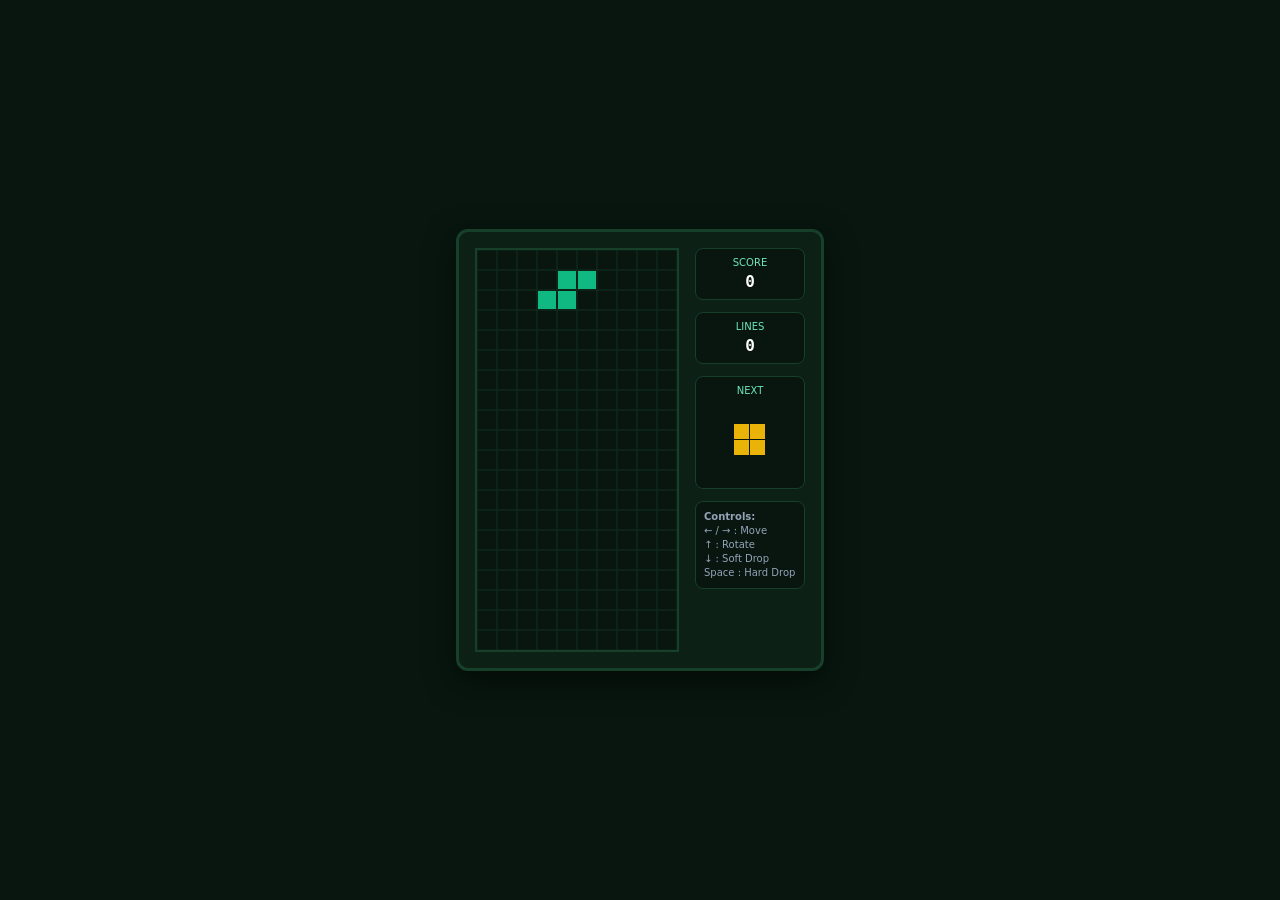
<file: public/games/tetris.html>
<!DOCTYPE html>
<html lang="en">
<head>
  <meta charset="UTF-8">
  <meta name="viewport" content="width=device-width, initial-scale=1.0">
  <title>Tetrix - Owen Watermelon V3</title>
  <style>
    * { box-sizing: border-box; margin: 0; padding: 0; user-select: none; }
    body {
      background: #08160f;
      color: #f1f5f9;
      font-family: 'Segoe UI', system-ui, sans-serif;
      display: flex;
      align-items: center;
      justify-content: center;
      height: 100vh;
      overflow: hidden;
    }
    #game-layout {
      display: flex;
      gap: 16px;
      background: #0c2016;
      border: 3px solid #16402a;
      border-radius: 12px;
      padding: 16px;
      box-shadow: 0 10px 30px rgba(0,0,0,0.5);
    }
    #board-wrap {
      position: relative;
    }
    canvas#tetris {
      background: #08160f;
      border: 2px solid #16402a;
      display: block;
    }
    #sidebar {
      width: 110px;
      display: flex;
      flex-direction: column;
      gap: 12px;
    }
    .panel {
      background: #08160f;
      border: 1px solid #16402a;
      border-radius: 8px;
      padding: 8px;
      text-align: center;
    }
    .panel-title {
      font-size: 10px;
      text-transform: uppercase;
      color: #6ee7b7;
      margin-bottom: 4px;
    }
    .panel-val {
      font-size: 16px;
      font-weight: 700;
      color: #fff;
      font-family: monospace;
    }
    canvas#next-canvas {
      width: 80px;
      height: 80px;
      margin: 0 auto;
      display: block;
    }
    #overlay {
      position: absolute;
      inset: 0;
      background: rgba(8, 22, 15, 0.92);
      display: none;
      flex-direction: column;
      align-items: center;
      justify-content: center;
      z-index: 10;
    }
    #overlay h2 { font-size: 24px; color: #ff3b5c; margin-bottom: 8px; }
    #overlay p { font-size: 13px; color: #a7f3d0; margin-bottom: 14px; }
    .btn {
      background: #10b981;
      color: #064e3b;
      font-weight: 700;
      border: none;
      padding: 8px 16px;
      border-radius: 6px;
      font-size: 13px;
      cursor: pointer;
    }
    .btn:hover { background: #34d399; }
    .controls-hint {
      font-size: 10px;
      color: #94a3b8;
      line-height: 1.4;
      text-align: left;
    }
  </style>
</head>
<body>
  <div id="game-layout">
    <div id="board-wrap">
      <canvas id="tetris" width="200" height="400"></canvas>
      <div id="overlay">
        <h2>Game Over</h2>
        <p id="overlay-score">Score: 0</p>
        <button class="btn" id="restart-btn">Play Again</button>
      </div>
    </div>
    <div id="sidebar">
      <div class="panel">
        <div class="panel-title">Score</div>
        <div id="score" class="panel-val">0</div>
      </div>
      <div class="panel">
        <div class="panel-title">Lines</div>
        <div id="lines" class="panel-val">0</div>
      </div>
      <div class="panel">
        <div class="panel-title">Next</div>
        <canvas id="next-canvas" width="80" height="80"></canvas>
      </div>
      <div class="panel controls-hint">
        <strong>Controls:</strong><br>
        ← / → : Move<br>
        ↑ : Rotate<br>
        ↓ : Soft Drop<br>
        Space : Hard Drop
      </div>
    </div>
  </div>

  <script>
    const canvas = document.getElementById('tetris');
    const ctx = canvas.getContext('2d');
    const nextCanvas = document.getElementById('next-canvas');
    const nextCtx = nextCanvas.getContext('2d');

    const scoreEl = document.getElementById('score');
    const linesEl = document.getElementById('lines');
    const overlay = document.getElementById('overlay');
    const overlayScore = document.getElementById('overlay-score');
    const restartBtn = document.getElementById('restart-btn');

    const COLS = 10;
    const ROWS = 20;
    const BLOCK_SIZE = 20;

    const SHAPES = [
      [],
      [[0, 0, 0, 0], [1, 1, 1, 1], [0, 0, 0, 0], [0, 0, 0, 0]], // I (Cyan)
      [[2, 0, 0], [2, 2, 2], [0, 0, 0]], // J (Blue)
      [[0, 0, 3], [3, 3, 3], [0, 0, 0]], // L (Orange)
      [[4, 4], [4, 4]], // O (Yellow)
      [[0, 5, 5], [5, 5, 0], [0, 0, 0]], // S (Green)
      [[0, 6, 0], [6, 6, 6], [0, 0, 0]], // T (Purple)
      [[7, 7, 0], [0, 7, 7], [0, 0, 0]]  // Z (Red)
    ];

    const COLORS = [
      'none',
      '#06b6d4',
      '#3b82f6',
      '#f97316',
      '#eab308',
      '#10b981',
      '#a855f7',
      '#ff3b5c'
    ];

    let board = [];
    let score = 0;
    let lines = 0;
    let currentPiece = null;
    let nextPieceType = 1;
    let dropCounter = 0;
    let dropInterval = 800;
    let lastTime = 0;
    let isGameOver = false;

    function createPiece(type) {
      return {
        shape: SHAPES[type],
        type: type,
        x: Math.floor(COLS / 2) - Math.ceil(SHAPES[type][0].length / 2),
        y: 0
      };
    }

    function init() {
      board = Array.from({ length: ROWS }, () => Array(COLS).fill(0));
      score = 0;
      lines = 0;
      dropInterval = 800;
      scoreEl.textContent = '0';
      linesEl.textContent = '0';
      isGameOver = false;
      overlay.style.display = 'none';
      nextPieceType = Math.floor(Math.random() * 7) + 1;
      spawn();
      lastTime = performance.now();
      requestAnimationFrame(update);
    }

    function spawn() {
      currentPiece = createPiece(nextPieceType);
      nextPieceType = Math.floor(Math.random() * 7) + 1;
      drawNext();

      if (collide(board, currentPiece)) {
        isGameOver = true;
        overlayScore.textContent = `Score: ${score}`;
        overlay.style.display = 'flex';
      }
    }

    function drawNext() {
      nextCtx.clearRect(0, 0, 80, 80);
      const shape = SHAPES[nextPieceType];
      const color = COLORS[nextPieceType];
      const size = 16;
      const offsetX = (80 - shape[0].length * size) / 2;
      const offsetY = (80 - shape.length * size) / 2;

      for (let r = 0; r < shape.length; r++) {
        for (let c = 0; c < shape[r].length; c++) {
          if (shape[r][c] !== 0) {
            nextCtx.fillStyle = color;
            nextCtx.fillRect(offsetX + c * size, offsetY + r * size, size - 1, size - 1);
          }
        }
      }
    }

    function collide(b, piece) {
      const m = piece.shape;
      for (let r = 0; r < m.length; r++) {
        for (let c = 0; c < m[r].length; c++) {
          if (m[r][c] !== 0) {
            const newY = piece.y + r;
            const newX = piece.x + c;
            if (newX < 0 || newX >= COLS || newY >= ROWS) return true;
            if (newY >= 0 && b[newY][newX] !== 0) return true;
          }
        }
      }
      return false;
    }

    function merge() {
      const m = currentPiece.shape;
      for (let r = 0; r < m.length; r++) {
        for (let c = 0; c < m[r].length; c++) {
          if (m[r][c] !== 0) {
            const y = currentPiece.y + r;
            const x = currentPiece.x + c;
            if (y >= 0) board[y][x] = currentPiece.type;
          }
        }
      }

      // Check lines
      let linesCleared = 0;
      for (let r = ROWS - 1; r >= 0; r--) {
        if (board[r].every(val => val !== 0)) {
          board.splice(r, 1);
          board.unshift(Array(COLS).fill(0));
          linesCleared++;
          r++; // check same row again
        }
      }

      if (linesCleared > 0) {
        lines += linesCleared;
        linesEl.textContent = lines;
        const lineScores = [0, 100, 300, 500, 800];
        score += (lineScores[linesCleared] || 1000);
        scoreEl.textContent = score;
        dropInterval = Math.max(150, 800 - lines * 30);
      }

      spawn();
    }

    function rotate(matrix) {
      const result = [];
      for (let c = 0; c < matrix[0].length; c++) {
        const row = [];
        for (let r = matrix.length - 1; r >= 0; r--) {
          row.push(matrix[r][c]);
        }
        result.push(row);
      }
      return result;
    }

    function playerRotate() {
      const orig = currentPiece.shape;
      const rotated = rotate(orig);
      currentPiece.shape = rotated;
      if (collide(board, currentPiece)) {
        currentPiece.shape = orig;
      }
    }

    function playerDrop() {
      currentPiece.y++;
      if (collide(board, currentPiece)) {
        currentPiece.y--;
        merge();
      }
      dropCounter = 0;
    }

    function hardDrop() {
      while (!collide(board, currentPiece)) {
        currentPiece.y++;
      }
      currentPiece.y--;
      merge();
      dropCounter = 0;
    }

    window.addEventListener('keydown', e => {
      if (isGameOver) return;
      if (e.key === 'ArrowLeft' || e.key === 'a') {
        currentPiece.x--;
        if (collide(board, currentPiece)) currentPiece.x++;
      } else if (e.key === 'ArrowRight' || e.key === 'd') {
        currentPiece.x++;
        if (collide(board, currentPiece)) currentPiece.x--;
      } else if (e.key === 'ArrowUp' || e.key === 'w') {
        e.preventDefault();
        playerRotate();
      } else if (e.key === 'ArrowDown' || e.key === 's') {
        e.preventDefault();
        playerDrop();
      } else if (e.code === 'Space') {
        e.preventDefault();
        hardDrop();
      }
    });

    restartBtn.addEventListener('click', init);

    function draw() {
      ctx.fillStyle = '#08160f';
      ctx.fillRect(0, 0, canvas.width, canvas.height);

      // Draw Grid
      ctx.strokeStyle = '#0e291b';
      for (let r = 0; r < ROWS; r++) {
        for (let c = 0; c < COLS; c++) {
          ctx.strokeRect(c * BLOCK_SIZE, r * BLOCK_SIZE, BLOCK_SIZE, BLOCK_SIZE);
        }
      }

      // Draw Board Blocks
      for (let r = 0; r < ROWS; r++) {
        for (let c = 0; c < COLS; c++) {
          const type = board[r][c];
          if (type !== 0) {
            ctx.fillStyle = COLORS[type];
            ctx.fillRect(c * BLOCK_SIZE + 1, r * BLOCK_SIZE + 1, BLOCK_SIZE - 2, BLOCK_SIZE - 2);
          }
        }
      }

      // Draw Active Piece
      if (currentPiece) {
        const m = currentPiece.shape;
        ctx.fillStyle = COLORS[currentPiece.type];
        for (let r = 0; r < m.length; r++) {
          for (let c = 0; c < m[r].length; c++) {
            if (m[r][c] !== 0) {
              const x = (currentPiece.x + c) * BLOCK_SIZE;
              const y = (currentPiece.y + r) * BLOCK_SIZE;
              ctx.fillRect(x + 1, y + 1, BLOCK_SIZE - 2, BLOCK_SIZE - 2);
            }
          }
        }
      }
    }

    function update(time = 0) {
      if (isGameOver) return;
      const deltaTime = time - lastTime;
      lastTime = time;

      dropCounter += deltaTime;
      if (dropCounter > dropInterval) {
        playerDrop();
      }

      draw();
      requestAnimationFrame(update);
    }

    init();
  </script>
</body>
</html>
</file>
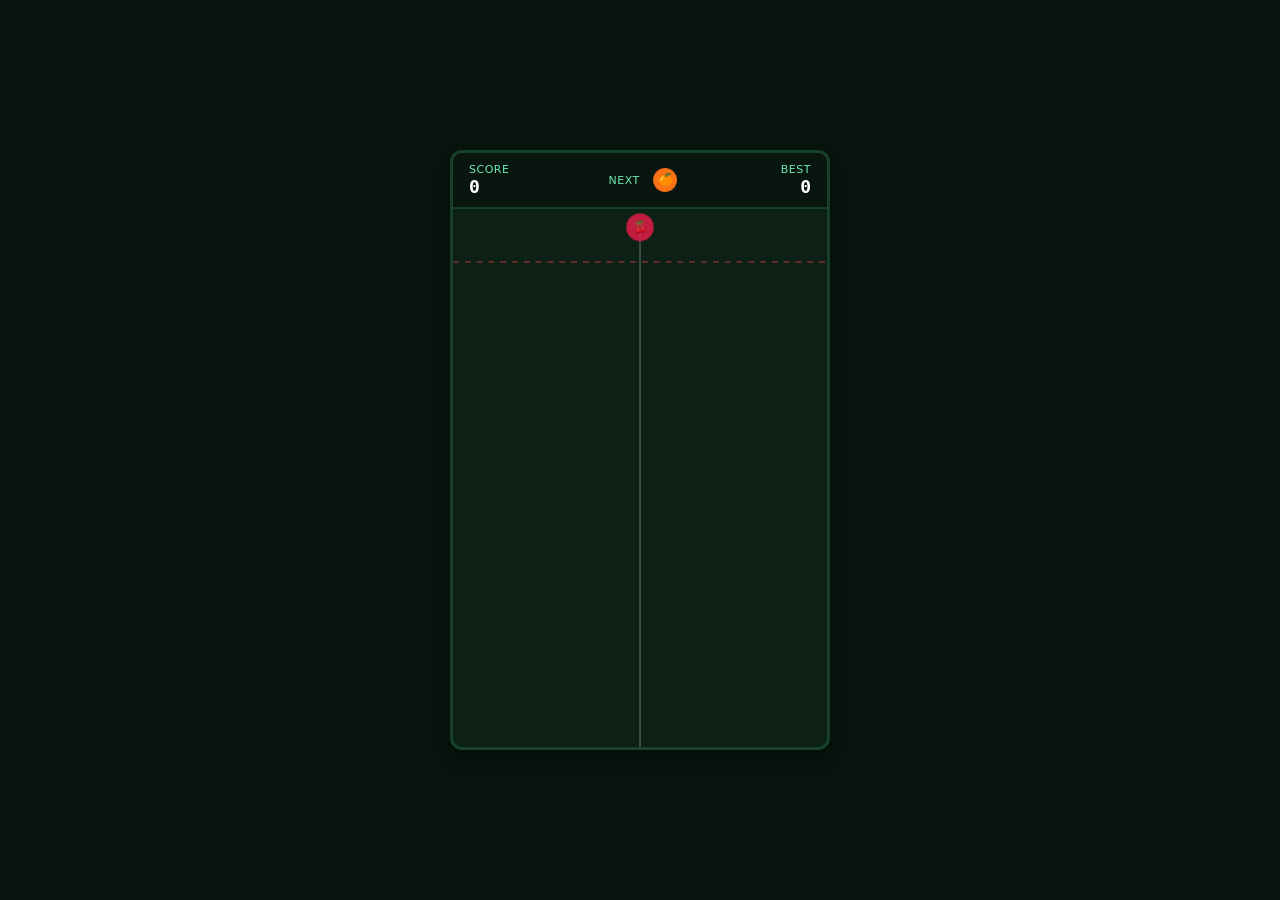
<file: public/games/watermelon-merge.html>
<!DOCTYPE html>
<html lang="en">
<head>
  <meta charset="UTF-8">
  <meta name="viewport" content="width=device-width, initial-scale=1.0, user-scalable=no">
  <title>Watermelon Merge - Owen Watermelon V3</title>
  <style>
    * { box-sizing: border-box; margin: 0; padding: 0; user-select: none; }
    body {
      background: #08160f;
      color: #f1f5f9;
      font-family: 'Segoe UI', system-ui, -apple-system, sans-serif;
      display: flex;
      flex-direction: column;
      align-items: center;
      justify-content: center;
      height: 100vh;
      overflow: hidden;
    }
    #game-container {
      position: relative;
      width: 380px;
      height: 600px;
      max-width: 95vw;
      max-height: 95vh;
      background: #0c2016;
      border: 3px solid #16402a;
      border-radius: 12px;
      box-shadow: 0 10px 30px rgba(0,0,0,0.5);
      overflow: hidden;
    }
    #header {
      position: absolute;
      top: 0;
      left: 0;
      right: 0;
      height: 56px;
      background: rgba(8, 22, 15, 0.9);
      border-bottom: 2px solid #16402a;
      display: flex;
      justify-content: space-between;
      align-items: center;
      padding: 0 16px;
      z-index: 10;
    }
    .metric { display: flex; flex-direction: column; }
    .label { font-size: 11px; text-transform: uppercase; color: #6ee7b7; letter-spacing: 0.5px; }
    .val { font-size: 18px; font-weight: 700; color: #fff; font-family: monospace; }
    #next-preview {
      display: flex;
      align-items: center;
      gap: 8px;
    }
    #next-canvas { width: 34px; height: 34px; }
    #canvas {
      width: 100%;
      height: 100%;
      display: block;
      touch-action: none;
    }
    #overlay {
      position: absolute;
      inset: 0;
      background: rgba(8, 22, 15, 0.88);
      display: none;
      flex-direction: column;
      align-items: center;
      justify-content: center;
      z-index: 20;
    }
    #overlay h2 { font-size: 32px; color: #ff3b5c; margin-bottom: 8px; }
    #overlay p { font-size: 16px; color: #a7f3d0; margin-bottom: 24px; }
    .btn {
      background: #10b981;
      color: #064e3b;
      font-weight: 700;
      border: none;
      padding: 12px 28px;
      border-radius: 8px;
      font-size: 16px;
      cursor: pointer;
      transition: all 0.2s;
    }
    .btn:hover { background: #34d399; transform: scale(1.04); }
  </style>
</head>
<body>
  <div id="game-container">
    <div id="header">
      <div class="metric">
        <span class="label">Score</span>
        <span id="score-val" class="val">0</span>
      </div>
      <div id="next-preview">
        <div class="metric" style="align-items: flex-end;">
          <span class="label">Next</span>
        </div>
        <canvas id="next-canvas" width="40" height="40"></canvas>
      </div>
      <div class="metric" style="align-items: flex-end;">
        <span class="label">Best</span>
        <span id="best-val" class="val">0</span>
      </div>
    </div>
    <canvas id="canvas" width="380" height="600"></canvas>
    <div id="overlay">
      <h2>Game Over!</h2>
      <p id="final-score">Score: 0</p>
      <button class="btn" id="restart-btn">Play Again</button>
    </div>
  </div>

  <script>
    // Audio synthesizer
    const audioCtx = new (window.AudioContext || window.webkitAudioContext)();
    function playBeep(freq, type = 'sine', duration = 0.08) {
      if (audioCtx.state === 'suspended') audioCtx.resume();
      try {
        const osc = audioCtx.createOscillator();
        const gain = audioCtx.createGain();
        osc.type = type;
        osc.frequency.setValueAtTime(freq, audioCtx.currentTime);
        gain.gain.setValueAtTime(0.12, audioCtx.currentTime);
        gain.gain.exponentialRampToValueAtTime(0.001, audioCtx.currentTime + duration);
        osc.connect(gain);
        gain.connect(audioCtx.destination);
        osc.start();
        osc.stop(audioCtx.currentTime + duration);
      } catch(e) {}
    }

    const FRUITS = [
      { name: 'Cherry', r: 14, color: '#e11d48', points: 2, icon: '🍒' },
      { name: 'Strawberry', r: 20, color: '#f43f5e', points: 4, icon: '🍓' },
      { name: 'Grape', r: 26, color: '#a855f7', points: 8, icon: '🍇' },
      { name: 'Decopon', r: 33, color: '#f97316', points: 16, icon: '🍊' },
      { name: 'Persimmon', r: 40, color: '#fb923c', points: 32, icon: '🍑' },
      { name: 'Apple', r: 48, color: '#ef4444', points: 64, icon: '🍎' },
      { name: 'Pear', r: 56, color: '#eab308', points: 128, icon: '🍐' },
      { name: 'Peach', r: 64, color: '#f472b6', points: 256, icon: '🍑' },
      { name: 'Pineapple', r: 74, color: '#facc15', points: 512, icon: '🍍' },
      { name: 'Melon', r: 84, color: '#4ade80', points: 1024, icon: '🍈' },
      { name: 'Watermelon', r: 96, color: '#10b981', points: 2048, icon: '🍉' }
    ];

    const canvas = document.getElementById('canvas');
    const ctx = canvas.getContext('2d');
    const nextCanvas = document.getElementById('next-canvas');
    const nextCtx = nextCanvas.getContext('2d');

    const scoreEl = document.getElementById('score-val');
    const bestEl = document.getElementById('best-val');
    const overlay = document.getElementById('overlay');
    const finalScoreEl = document.getElementById('final-score');
    const restartBtn = document.getElementById('restart-btn');

    let score = 0;
    let best = parseInt(localStorage.getItem('owen_wm_best') || '0');
    bestEl.textContent = best;

    let fruits = [];
    let particles = [];
    let currentFruitIndex = 0;
    let nextFruitIndex = 1;
    let dropX = 190;
    let canDrop = true;
    let gameOver = false;
    const DANGER_Y = 110;

    function randomInitialIndex() {
      return Math.floor(Math.random() * 4); // 0 to 3
    }

    function init() {
      fruits = [];
      particles = [];
      score = 0;
      scoreEl.textContent = '0';
      gameOver = false;
      canDrop = true;
      overlay.style.display = 'none';
      currentFruitIndex = randomInitialIndex();
      nextFruitIndex = randomInitialIndex();
      renderNextPreview();
    }

    function renderNextPreview() {
      nextCtx.clearRect(0, 0, 40, 40);
      const f = FRUITS[nextFruitIndex];
      nextCtx.fillStyle = f.color;
      nextCtx.beginPath();
      nextCtx.arc(20, 20, 14, 0, Math.PI * 2);
      nextCtx.fill();
      nextCtx.font = '14px sans-serif';
      nextCtx.textAlign = 'center';
      nextCtx.textBaseline = 'middle';
      nextCtx.fillText(f.icon, 20, 20);
    }

    class Fruit {
      constructor(x, y, level) {
        this.x = x;
        this.y = y;
        this.vx = (Math.random() - 0.5) * 0.4;
        this.vy = 0;
        this.level = level;
        this.r = FRUITS[level].r;
        this.color = FRUITS[level].color;
        this.icon = FRUITS[level].icon;
        this.merged = false;
      }

      update() {
        this.vy += 0.35; // gravity
        this.x += this.vx;
        this.y += this.vy;
        this.vx *= 0.98;

        // Wall collisions
        if (this.x - this.r < 0) {
          this.x = this.r;
          this.vx = -this.vx * 0.4;
        } else if (this.x + this.r > canvas.width) {
          this.x = canvas.width - this.r;
          this.vx = -this.vx * 0.4;
        }

        // Floor collision
        if (this.y + this.r > canvas.height) {
          this.y = canvas.height - this.r;
          this.vy = -this.vy * 0.25;
          this.vx *= 0.92;
        }
      }

      draw() {
        ctx.save();
        ctx.fillStyle = this.color;
        ctx.beginPath();
        ctx.arc(this.x, this.y, this.r, 0, Math.PI * 2);
        ctx.fill();

        // Highlights
        ctx.fillStyle = 'rgba(255,255,255,0.2)';
        ctx.beginPath();
        ctx.arc(this.x - this.r * 0.3, this.y - this.r * 0.3, this.r * 0.3, 0, Math.PI * 2);
        ctx.fill();

        // Icon
        ctx.font = `${Math.max(12, this.r * 0.8)}px sans-serif`;
        ctx.textAlign = 'center';
        ctx.textBaseline = 'middle';
        ctx.fillText(this.icon, this.x, this.y + 1);
        ctx.restore();
      }
    }

    function createParticles(x, y, color) {
      for (let i = 0; i < 14; i++) {
        const angle = Math.random() * Math.PI * 2;
        const speed = Math.random() * 4 + 1;
        particles.push({
          x, y,
          vx: Math.cos(angle) * speed,
          vy: Math.sin(angle) * speed,
          life: 1,
          color
        });
      }
    }

    function handleCollisions() {
      for (let i = 0; i < fruits.length; i++) {
        for (let j = i + 1; j < fruits.length; j++) {
          const a = fruits[i];
          const b = fruits[j];
          if (a.merged || b.merged) continue;

          const dx = b.x - a.x;
          const dy = b.y - a.y;
          const dist = Math.sqrt(dx * dx + dy * dy);
          const minDist = a.r + b.r;

          if (dist < minDist) {
            // Check merge
            if (a.level === b.level && a.level < FRUITS.length - 1) {
              a.merged = true;
              b.merged = true;
              const newLevel = a.level + 1;
              const midX = (a.x + b.x) / 2;
              const midY = (a.y + b.y) / 2;

              createParticles(midX, midY, FRUITS[newLevel].color);
              playBeep(260 + newLevel * 45, 'triangle', 0.12);

              score += FRUITS[newLevel].points;
              scoreEl.textContent = score;
              if (score > best) {
                best = score;
                bestEl.textContent = best;
                localStorage.setItem('owen_wm_best', best);
              }

              setTimeout(() => {
                fruits = fruits.filter(f => !f.merged);
                const mergedFruit = new Fruit(midX, midY, newLevel);
                fruits.push(mergedFruit);
              }, 10);
              return;
            }

            // Normal elastic collision response
            const overlap = minDist - dist;
            const nx = dx / (dist || 1);
            const ny = dy / (dist || 1);

            a.x -= nx * overlap * 0.5;
            a.y -= ny * overlap * 0.5;
            b.x += nx * overlap * 0.5;
            b.y += ny * overlap * 0.5;

            const kx = a.vx - b.vx;
            const ky = a.vy - b.vy;
            const p = 2 * (nx * kx + ny * ky) / 2;

            a.vx -= p * nx * 0.5;
            a.vy -= p * ny * 0.5;
            b.vx += p * nx * 0.5;
            b.vy += p * ny * 0.5;
          }
        }
      }
    }

    function dropFruit() {
      if (!canDrop || gameOver) return;
      canDrop = false;
      const f = new Fruit(dropX, 75, currentFruitIndex);
      fruits.push(f);
      playBeep(180, 'sine', 0.05);

      currentFruitIndex = nextFruitIndex;
      nextFruitIndex = randomInitialIndex();
      renderNextPreview();

      setTimeout(() => {
        canDrop = true;
      }, 550);
    }

    // Input handling
    function setX(clientX) {
      const rect = canvas.getBoundingClientRect();
      const scale = canvas.width / rect.width;
      let x = (clientX - rect.left) * scale;
      const currentR = FRUITS[currentFruitIndex].r;
      dropX = Math.max(currentR, Math.min(canvas.width - currentR, x));
    }

    canvas.addEventListener('mousemove', e => setX(e.clientX));
    canvas.addEventListener('click', () => dropFruit());

    canvas.addEventListener('touchmove', e => {
      e.preventDefault();
      if (e.touches[0]) setX(e.touches[0].clientX);
    }, { passive: false });

    canvas.addEventListener('touchend', e => {
      e.preventDefault();
      dropFruit();
    }, { passive: false });

    restartBtn.addEventListener('click', init);

    // Main game loop
    function loop() {
      ctx.clearRect(0, 0, canvas.width, canvas.height);

      // Danger line
      ctx.strokeStyle = 'rgba(239, 68, 68, 0.4)';
      ctx.setLineDash([6, 6]);
      ctx.lineWidth = 2;
      ctx.beginPath();
      ctx.moveTo(0, DANGER_Y);
      ctx.lineTo(canvas.width, DANGER_Y);
      ctx.stroke();
      ctx.setLineDash([]);

      // Draw drop preview
      if (canDrop && !gameOver) {
        const cur = FRUITS[currentFruitIndex];
        ctx.strokeStyle = 'rgba(255,255,255,0.2)';
        ctx.beginPath();
        ctx.moveTo(dropX, 75);
        ctx.lineTo(dropX, canvas.height);
        ctx.stroke();

        ctx.fillStyle = cur.color;
        ctx.globalAlpha = 0.85;
        ctx.beginPath();
        ctx.arc(dropX, 75, cur.r, 0, Math.PI * 2);
        ctx.fill();
        ctx.font = `${Math.max(12, cur.r * 0.8)}px sans-serif`;
        ctx.textAlign = 'center';
        ctx.textBaseline = 'middle';
        ctx.fillText(cur.icon, dropX, 76);
        ctx.globalAlpha = 1.0;
      }

      // Physics steps
      for (let s = 0; s < 3; s++) {
        for (let f of fruits) f.update();
        handleCollisions();
      }

      // Draw fruits & check game over
      let highFruitCount = 0;
      for (let f of fruits) {
        f.draw();
        if (f.y - f.r < DANGER_Y && Math.abs(f.vy) < 0.1 && Math.abs(f.vx) < 0.1) {
          highFruitCount++;
        }
      }

      if (highFruitCount > 0 && fruits.length > 3) {
        setTimeout(() => {
          if (!gameOver && highFruitCount > 0) {
            gameOver = true;
            finalScoreEl.textContent = `Score: ${score}`;
            overlay.style.display = 'flex';
            playBeep(120, 'sawtooth', 0.3);
          }
        }, 1200);
      }

      // Particles
      for (let i = particles.length - 1; i >= 0; i--) {
        const p = particles[i];
        p.x += p.vx;
        p.y += p.vy;
        p.life -= 0.03;
        if (p.life <= 0) {
          particles.splice(i, 1);
        } else {
          ctx.fillStyle = p.color;
          ctx.globalAlpha = p.life;
          ctx.beginPath();
          ctx.arc(p.x, p.y, 3, 0, Math.PI * 2);
          ctx.fill();
          ctx.globalAlpha = 1;
        }
      }

      requestAnimationFrame(loop);
    }

    init();
    loop();
  </script>
</body>
</html>
</file>
